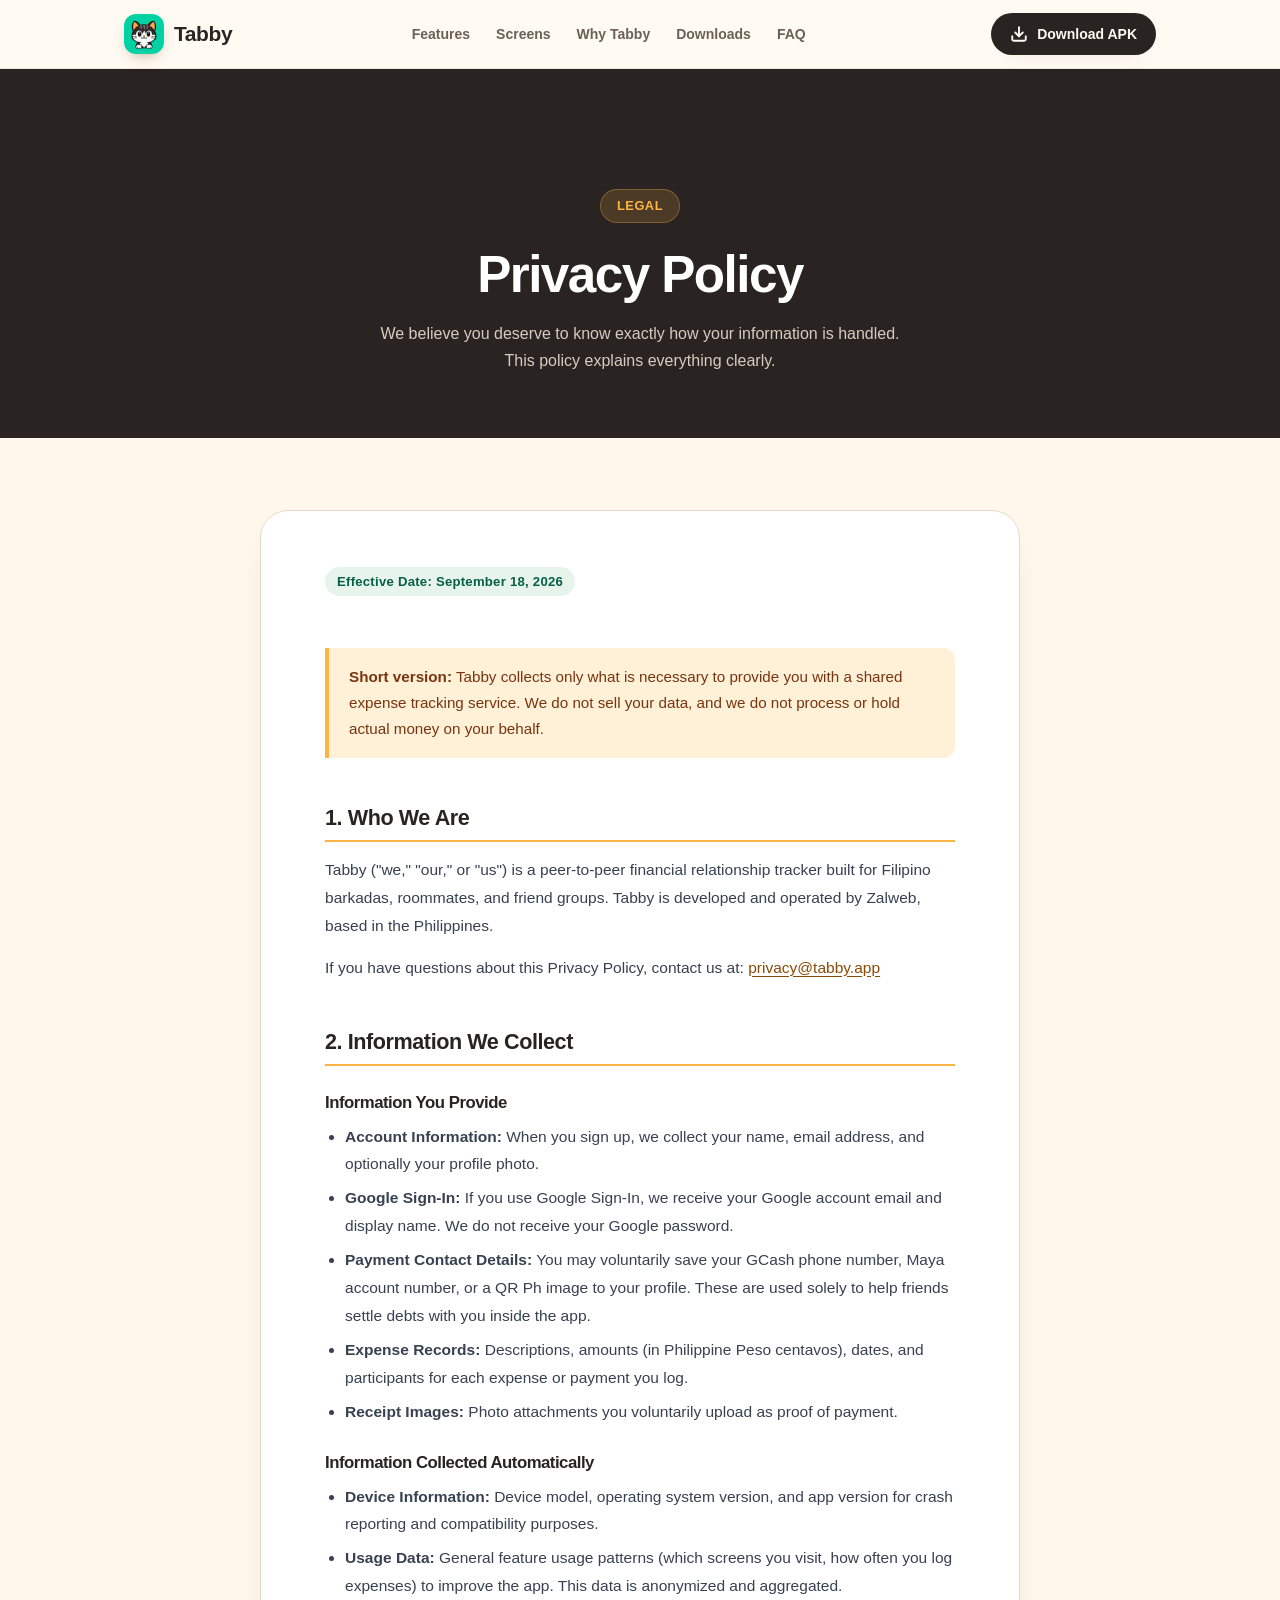
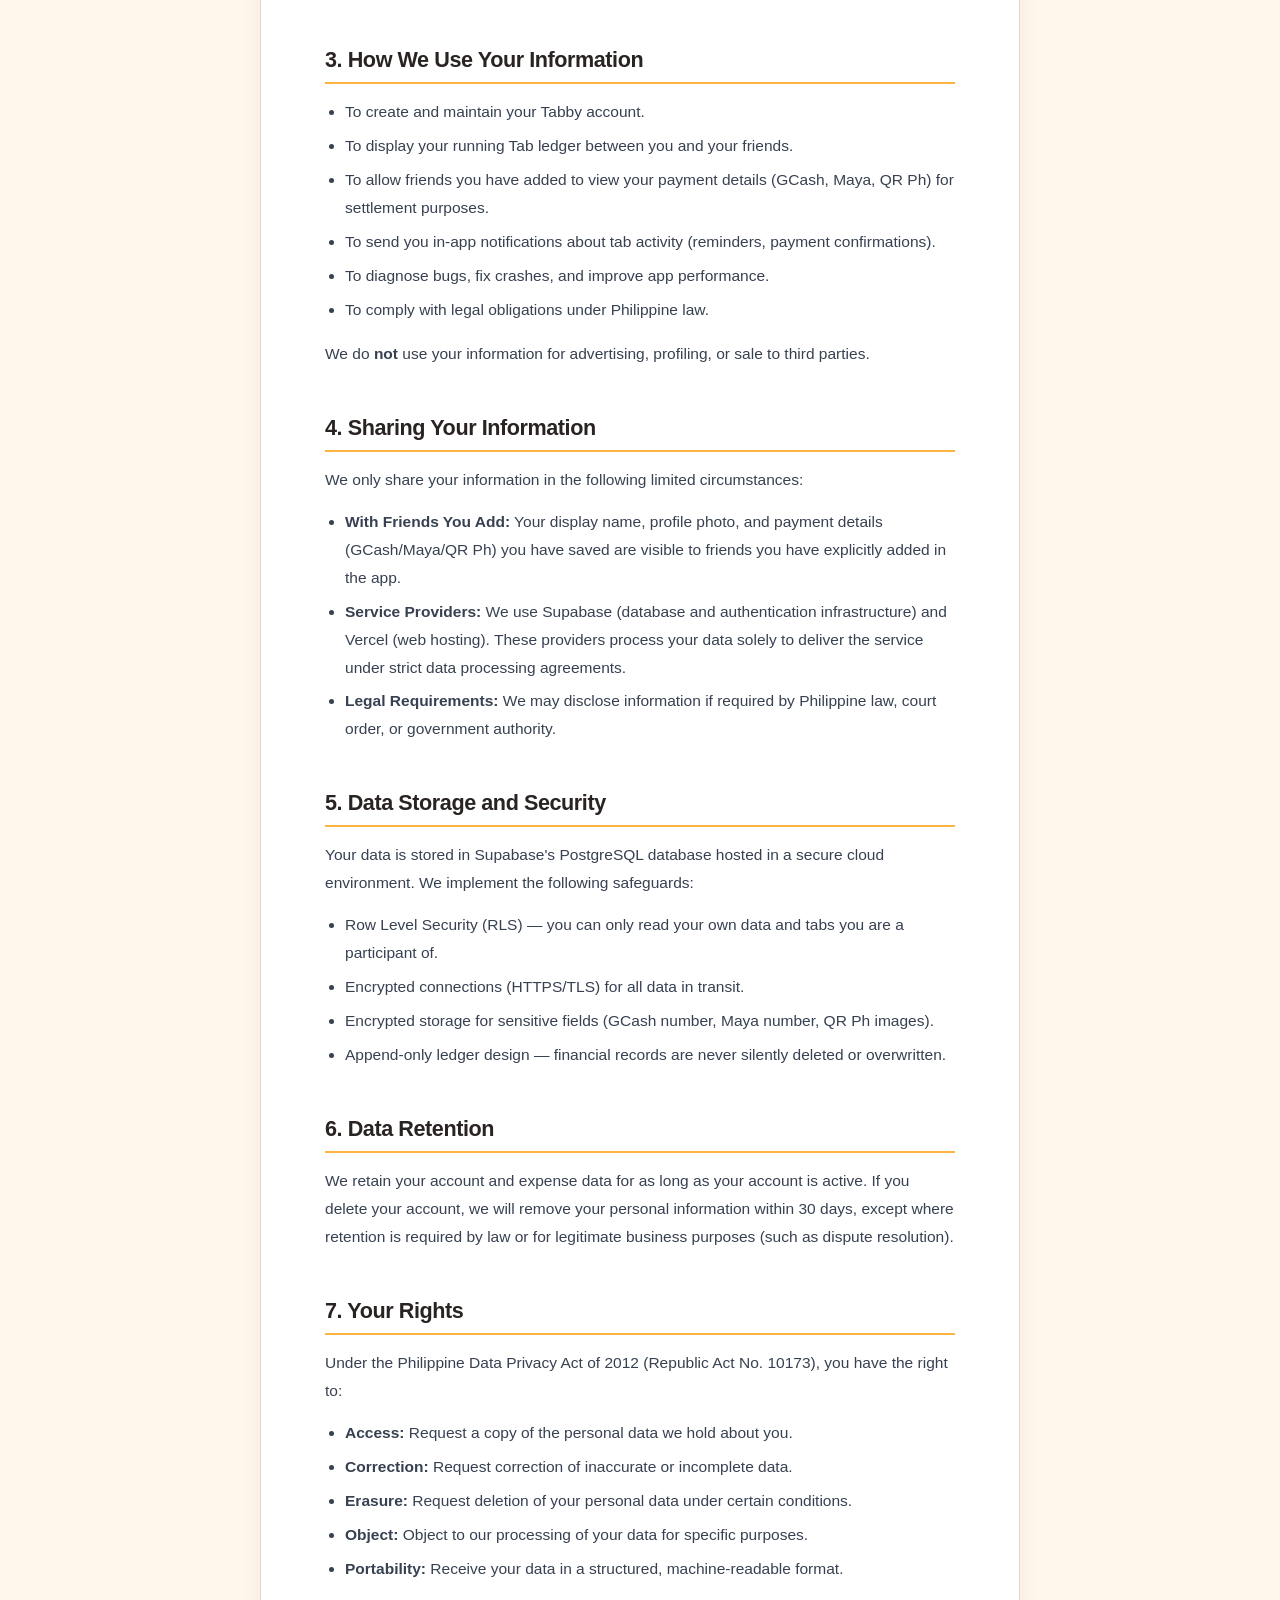
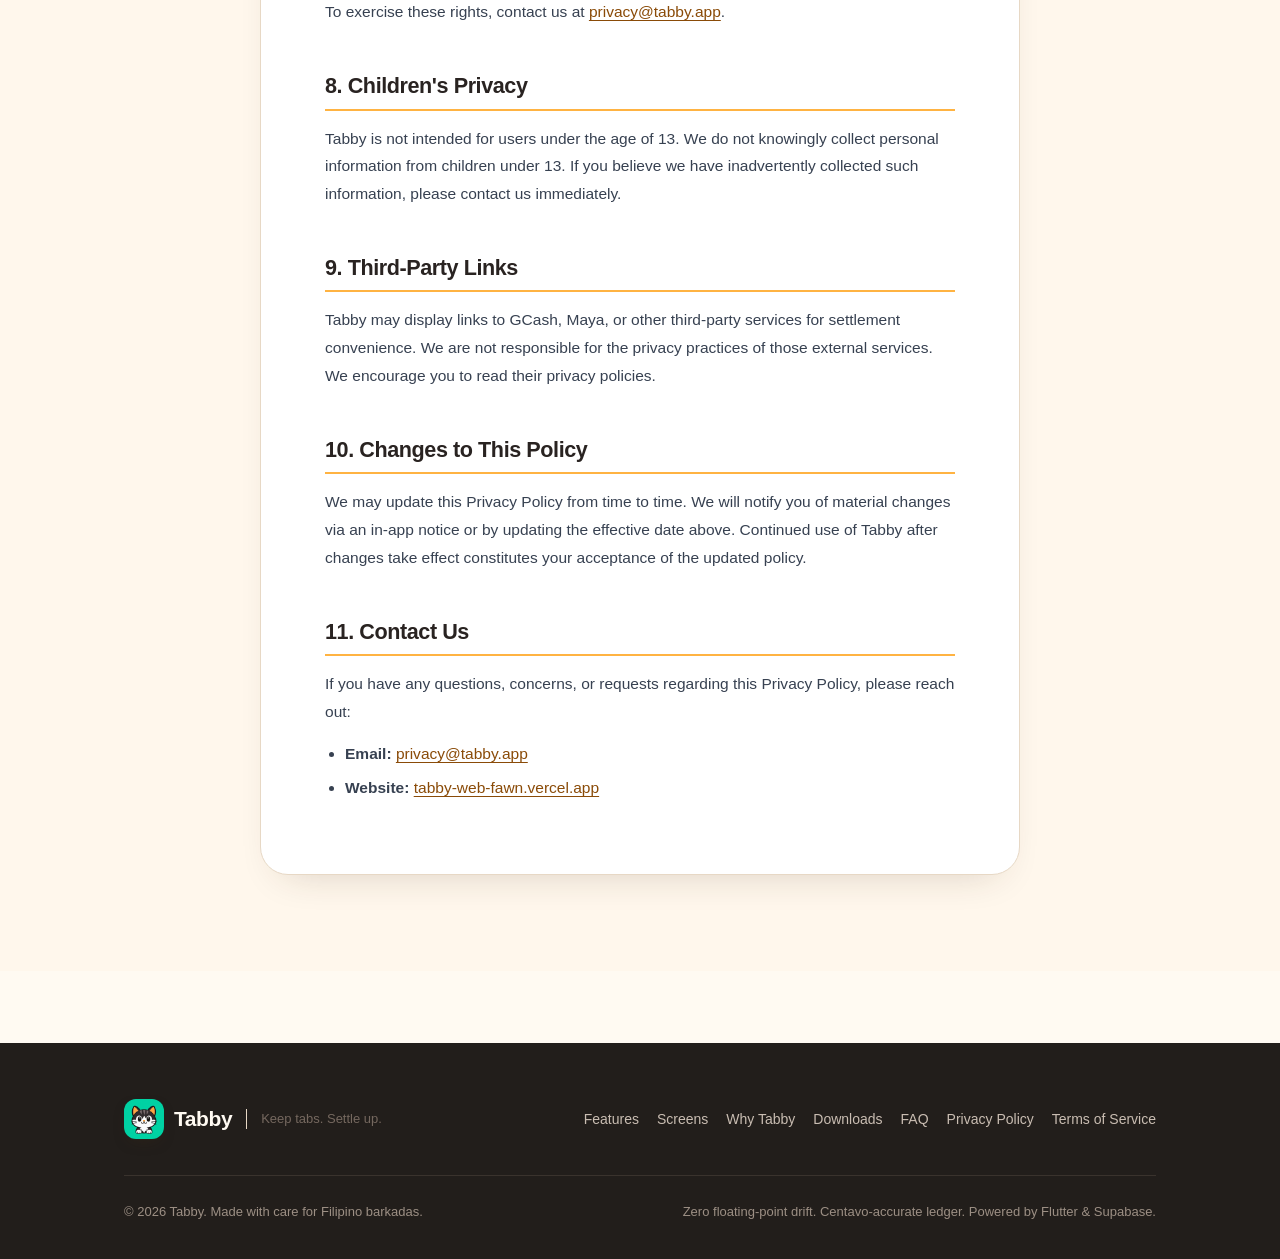
<file: privacy.html>
<!DOCTYPE html>
<html lang="en">
<head>
  <meta charset="UTF-8">
  <meta name="viewport" content="width=device-width, initial-scale=1.0">
  <title>Privacy Policy — Tabby</title>
  <meta name="description" content="Tabby Privacy Policy — how we collect, use, and protect your personal information.">
  <meta name="theme-color" content="#1F1F1F">

  <!-- Open Graph -->
  <meta property="og:type" content="website">
  <meta property="og:title" content="Privacy Policy — Tabby">
  <meta property="og:description" content="How Tabby collects, uses, and protects your personal information.">
  <meta property="og:image" content="assets/tabby-launcher.png">

  <!-- Favicon -->
  <link rel="icon" type="image/png" href="assets/tabby-launcher.png">
  <link rel="apple-touch-icon" href="assets/tabby-launcher.png">

  <!-- Stylesheet -->
  <link rel="stylesheet" href="styles.css">

  <style>
    /* Legal page specific styles */
    .legal-hero {
      background: var(--tabby-charcoal);
      padding: 120px 0 64px;
      text-align: center;
    }
    .legal-hero .legal-badge {
      display: inline-flex;
      align-items: center;
      gap: 8px;
      background: var(--tabby-amber-glow);
      border: 1px solid rgba(255, 183, 77, 0.3);
      border-radius: 100px;
      padding: 6px 16px;
      font-size: 0.8rem;
      font-weight: 600;
      color: var(--tabby-amber);
      letter-spacing: 0.04em;
      text-transform: uppercase;
      margin-bottom: 24px;
    }
    .legal-hero h1 {
      font-size: clamp(2rem, 5vw, 3.2rem);
      font-weight: 800;
      color: var(--tabby-surface);
      letter-spacing: -0.03em;
      line-height: 1.1;
      margin-bottom: 16px;
    }
    .legal-hero p {
      font-size: 1rem;
      color: var(--tabby-muted-light);
      max-width: 540px;
      margin: 0 auto;
      line-height: 1.7;
    }
    .legal-content {
      background: var(--tabby-bg-light);
      padding: 72px 0 96px;
    }
    .legal-body {
      max-width: 760px;
      margin: 0 auto;
      background: var(--tabby-surface);
      border-radius: var(--radius-lg);
      border: 1px solid var(--tabby-border);
      box-shadow: var(--shadow-md);
      padding: 56px 64px;
    }
    @media (max-width: 640px) {
      .legal-body { padding: 32px 24px; }
    }
    .legal-body h2 {
      font-size: 1.35rem;
      font-weight: 700;
      color: var(--tabby-charcoal);
      letter-spacing: -0.02em;
      margin-top: 48px;
      margin-bottom: 14px;
      padding-bottom: 10px;
      border-bottom: 2px solid var(--tabby-amber);
    }
    .legal-body h2:first-child { margin-top: 0; }
    .legal-body h3 {
      font-size: 1.05rem;
      font-weight: 600;
      color: var(--tabby-charcoal);
      margin-top: 28px;
      margin-bottom: 10px;
    }
    .legal-body p {
      font-size: 0.97rem;
      color: #374151;
      line-height: 1.8;
      margin-bottom: 14px;
    }
    .legal-body ul {
      margin: 10px 0 16px 20px;
      list-style: disc;
    }
    .legal-body ul li {
      font-size: 0.97rem;
      color: #374151;
      line-height: 1.8;
      margin-bottom: 6px;
    }
    .legal-body a {
      color: var(--tabby-amber-hover);
      text-decoration: underline;
      text-underline-offset: 3px;
    }
    .legal-body a:hover { color: var(--tabby-charcoal); }
    .legal-highlight {
      background: var(--tabby-amber-light);
      border-left: 4px solid var(--tabby-amber);
      border-radius: 0 var(--radius-sm) var(--radius-sm) 0;
      padding: 16px 20px;
      margin: 20px 0;
      font-size: 0.95rem;
      color: #78350f;
      line-height: 1.7;
    }
    .legal-effective {
      display: inline-block;
      background: var(--tabby-success-bg);
      color: #065f46;
      font-size: 0.82rem;
      font-weight: 600;
      padding: 4px 12px;
      border-radius: 100px;
      margin-bottom: 32px;
      letter-spacing: 0.02em;
    }
  </style>

  <!-- Vercel Web Analytics -->
  <script defer src="https://cdn.vercel-insights.com/v1/script.js"></script>

  <script>document.documentElement.classList.add('js-ready');</script>
</head>
<body>

  <!-- Navigation Bar -->
  <header class="navbar">
    <div class="container navbar-inner">
      <a href="/" class="nav-brand">
        <img src="assets/tabby-launcher.png" alt="" class="brand-icon">
        <span class="brand-name">Tabby</span>
      </a>

      <nav>
        <ul class="nav-links">
          <li><a href="/#features" class="nav-link">Features</a></li>
          <li><a href="/#screens" class="nav-link">Screens</a></li>
          <li><a href="/#why-tabby" class="nav-link">Why Tabby</a></li>
          <li><a href="/#download" class="nav-link">Downloads</a></li>
          <li><a href="/#faq" class="nav-link">FAQ</a></li>
        </ul>
      </nav>

      <div class="nav-cta">
        <a href="https://github.com/Zalweb/Tabby-releases/releases/latest/download/Tabby.apk"
           class="btn btn-primary btn-sm"
           download="Tabby.apk">
          <svg class="btn-icon" width="15" height="15" viewBox="0 0 24 24" fill="none" stroke="currentColor" stroke-width="2.5" stroke-linecap="round" stroke-linejoin="round">
            <path d="M21 15v4a2 2 0 0 1-2 2H5a2 2 0 0 1-2-2v-4"></path>
            <polyline points="7 10 12 15 17 10"></polyline>
            <line x1="12" y1="15" x2="12" y2="3"></line>
          </svg>
          <span class="btn-text">Download APK</span>
        </a>
      </div>
    </div>
  </header>

  <!-- Hero -->
  <section class="legal-hero">
    <div class="container">
      <div class="legal-badge">Legal</div>
      <h1>Privacy Policy</h1>
      <p>We believe you deserve to know exactly how your information is handled. This policy explains everything clearly.</p>
    </div>
  </section>

  <!-- Content -->
  <section class="legal-content">
    <div class="container">
      <div class="legal-body">

        <span class="legal-effective">Effective Date: September 18, 2026</span>

        <div class="legal-highlight">
          <strong>Short version:</strong> Tabby collects only what is necessary to provide you with a shared expense tracking service. We do not sell your data, and we do not process or hold actual money on your behalf.
        </div>

        <h2>1. Who We Are</h2>
        <p>Tabby ("we," "our," or "us") is a peer-to-peer financial relationship tracker built for Filipino barkadas, roommates, and friend groups. Tabby is developed and operated by Zalweb, based in the Philippines.</p>
        <p>If you have questions about this Privacy Policy, contact us at: <a href="mailto:privacy@tabby.app">privacy@tabby.app</a></p>

        <h2>2. Information We Collect</h2>
        <h3>Information You Provide</h3>
        <ul>
          <li><strong>Account Information:</strong> When you sign up, we collect your name, email address, and optionally your profile photo.</li>
          <li><strong>Google Sign-In:</strong> If you use Google Sign-In, we receive your Google account email and display name. We do not receive your Google password.</li>
          <li><strong>Payment Contact Details:</strong> You may voluntarily save your GCash phone number, Maya account number, or a QR Ph image to your profile. These are used solely to help friends settle debts with you inside the app.</li>
          <li><strong>Expense Records:</strong> Descriptions, amounts (in Philippine Peso centavos), dates, and participants for each expense or payment you log.</li>
          <li><strong>Receipt Images:</strong> Photo attachments you voluntarily upload as proof of payment.</li>
        </ul>

        <h3>Information Collected Automatically</h3>
        <ul>
          <li><strong>Device Information:</strong> Device model, operating system version, and app version for crash reporting and compatibility purposes.</li>
          <li><strong>Usage Data:</strong> General feature usage patterns (which screens you visit, how often you log expenses) to improve the app. This data is anonymized and aggregated.</li>
        </ul>

        <h2>3. How We Use Your Information</h2>
        <ul>
          <li>To create and maintain your Tabby account.</li>
          <li>To display your running Tab ledger between you and your friends.</li>
          <li>To allow friends you have added to view your payment details (GCash, Maya, QR Ph) for settlement purposes.</li>
          <li>To send you in-app notifications about tab activity (reminders, payment confirmations).</li>
          <li>To diagnose bugs, fix crashes, and improve app performance.</li>
          <li>To comply with legal obligations under Philippine law.</li>
        </ul>

        <p>We do <strong>not</strong> use your information for advertising, profiling, or sale to third parties.</p>

        <h2>4. Sharing Your Information</h2>
        <p>We only share your information in the following limited circumstances:</p>
        <ul>
          <li><strong>With Friends You Add:</strong> Your display name, profile photo, and payment details (GCash/Maya/QR Ph) you have saved are visible to friends you have explicitly added in the app.</li>
          <li><strong>Service Providers:</strong> We use Supabase (database and authentication infrastructure) and Vercel (web hosting). These providers process your data solely to deliver the service under strict data processing agreements.</li>
          <li><strong>Legal Requirements:</strong> We may disclose information if required by Philippine law, court order, or government authority.</li>
        </ul>

        <h2>5. Data Storage and Security</h2>
        <p>Your data is stored in Supabase's PostgreSQL database hosted in a secure cloud environment. We implement the following safeguards:</p>
        <ul>
          <li>Row Level Security (RLS) — you can only read your own data and tabs you are a participant of.</li>
          <li>Encrypted connections (HTTPS/TLS) for all data in transit.</li>
          <li>Encrypted storage for sensitive fields (GCash number, Maya number, QR Ph images).</li>
          <li>Append-only ledger design — financial records are never silently deleted or overwritten.</li>
        </ul>

        <h2>6. Data Retention</h2>
        <p>We retain your account and expense data for as long as your account is active. If you delete your account, we will remove your personal information within 30 days, except where retention is required by law or for legitimate business purposes (such as dispute resolution).</p>

        <h2>7. Your Rights</h2>
        <p>Under the Philippine Data Privacy Act of 2012 (Republic Act No. 10173), you have the right to:</p>
        <ul>
          <li><strong>Access:</strong> Request a copy of the personal data we hold about you.</li>
          <li><strong>Correction:</strong> Request correction of inaccurate or incomplete data.</li>
          <li><strong>Erasure:</strong> Request deletion of your personal data under certain conditions.</li>
          <li><strong>Object:</strong> Object to our processing of your data for specific purposes.</li>
          <li><strong>Portability:</strong> Receive your data in a structured, machine-readable format.</li>
        </ul>
        <p>To exercise these rights, contact us at <a href="mailto:privacy@tabby.app">privacy@tabby.app</a>.</p>

        <h2>8. Children's Privacy</h2>
        <p>Tabby is not intended for users under the age of 13. We do not knowingly collect personal information from children under 13. If you believe we have inadvertently collected such information, please contact us immediately.</p>

        <h2>9. Third-Party Links</h2>
        <p>Tabby may display links to GCash, Maya, or other third-party services for settlement convenience. We are not responsible for the privacy practices of those external services. We encourage you to read their privacy policies.</p>

        <h2>10. Changes to This Policy</h2>
        <p>We may update this Privacy Policy from time to time. We will notify you of material changes via an in-app notice or by updating the effective date above. Continued use of Tabby after changes take effect constitutes your acceptance of the updated policy.</p>

        <h2>11. Contact Us</h2>
        <p>If you have any questions, concerns, or requests regarding this Privacy Policy, please reach out:</p>
        <ul>
          <li><strong>Email:</strong> <a href="mailto:privacy@tabby.app">privacy@tabby.app</a></li>
          <li><strong>Website:</strong> <a href="https://tabby-web-fawn.vercel.app">tabby-web-fawn.vercel.app</a></li>
        </ul>

      </div>
    </div>
  </section>

  <!-- Footer -->
  <footer class="footer">
    <div class="container">
      <div class="footer-top">
        <div class="nav-brand">
          <img src="assets/tabby-launcher.png" alt="" class="brand-icon">
          <span class="brand-name">Tabby</span>
          <span class="nav-tagline">Keep tabs. Settle up.</span>
        </div>

        <ul class="footer-links">
          <li><a href="/#features" class="footer-link">Features</a></li>
          <li><a href="/#screens" class="footer-link">Screens</a></li>
          <li><a href="/#why-tabby" class="footer-link">Why Tabby</a></li>
          <li><a href="/#download" class="footer-link">Downloads</a></li>
          <li><a href="/#faq" class="footer-link">FAQ</a></li>
          <li><a href="/privacy" class="footer-link">Privacy Policy</a></li>
          <li><a href="/terms" class="footer-link">Terms of Service</a></li>
        </ul>
      </div>

      <div class="footer-bottom">
        <p>&copy; 2026 Tabby. Made with care for Filipino barkadas.</p>
        <p>Zero floating-point drift. Centavo-accurate ledger. Powered by Flutter &amp; Supabase.</p>
      </div>
    </div>
  </footer>

</body>
</html>
</file>
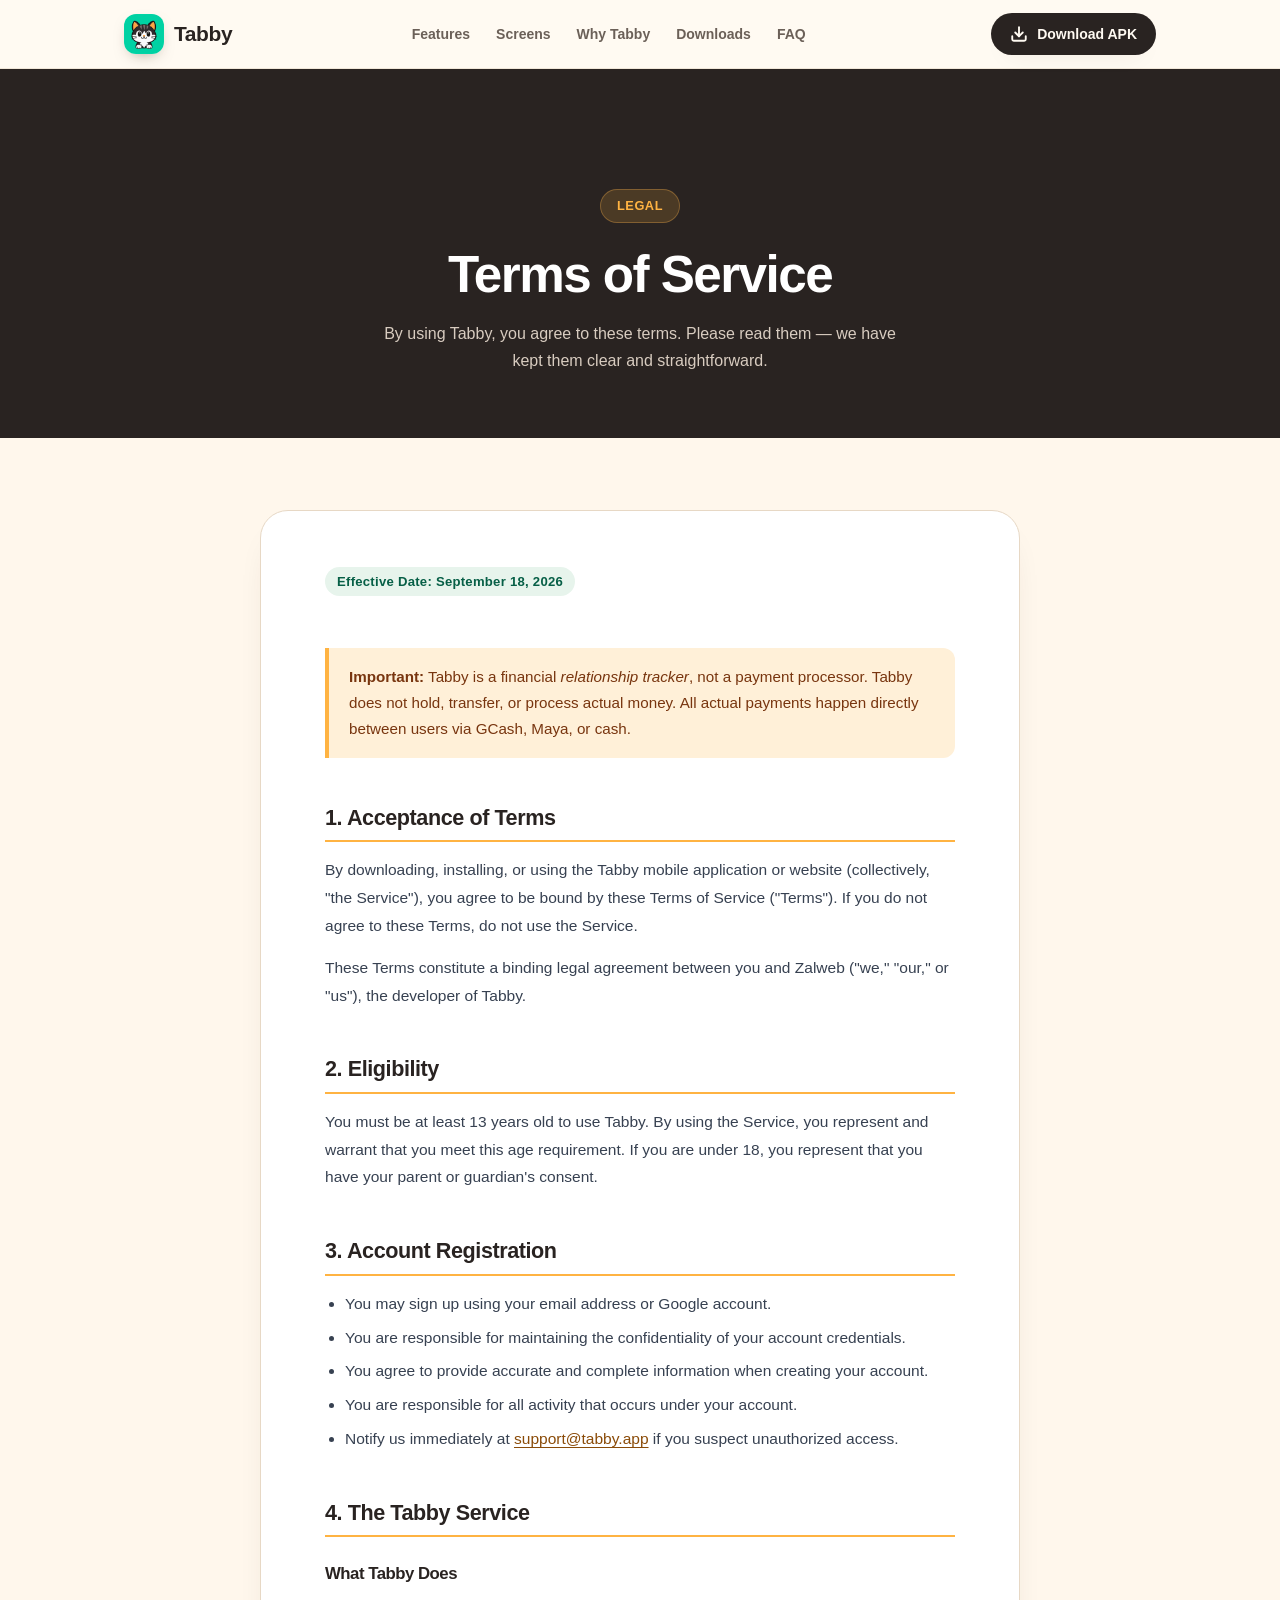
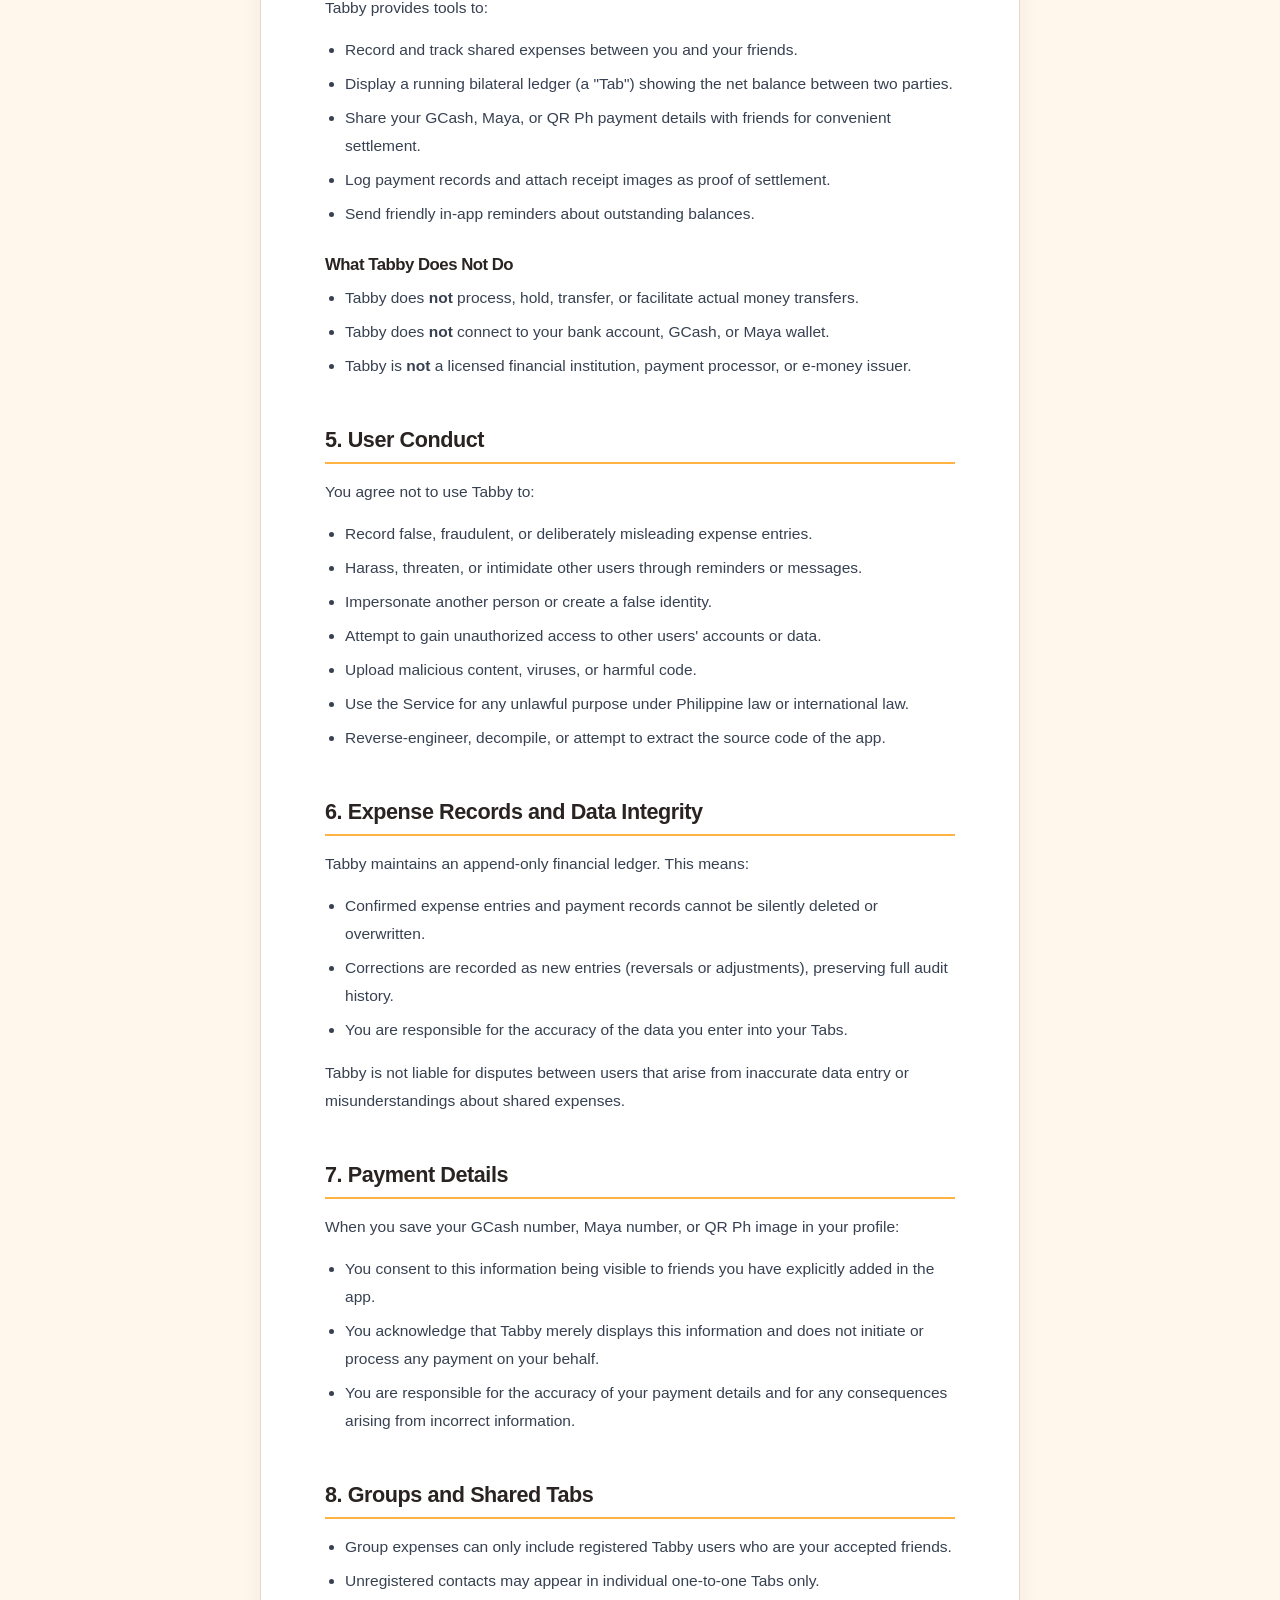
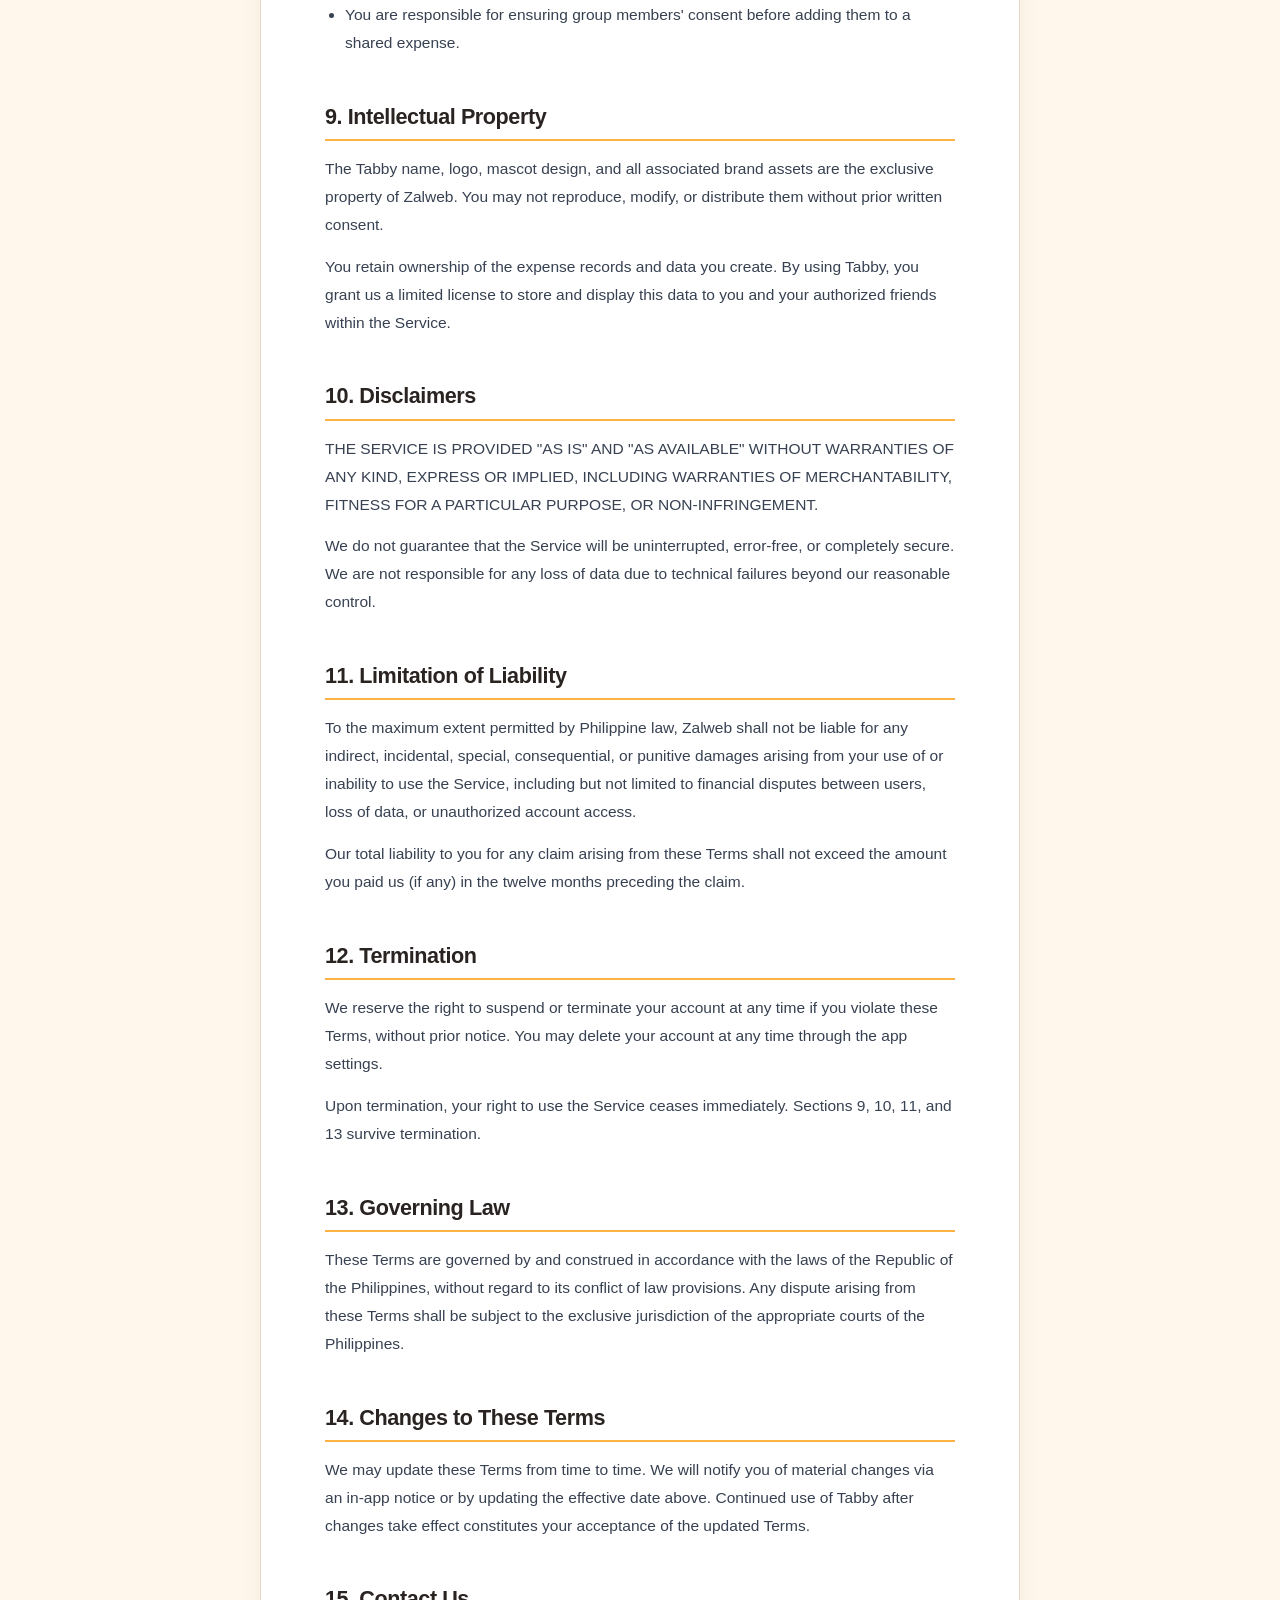
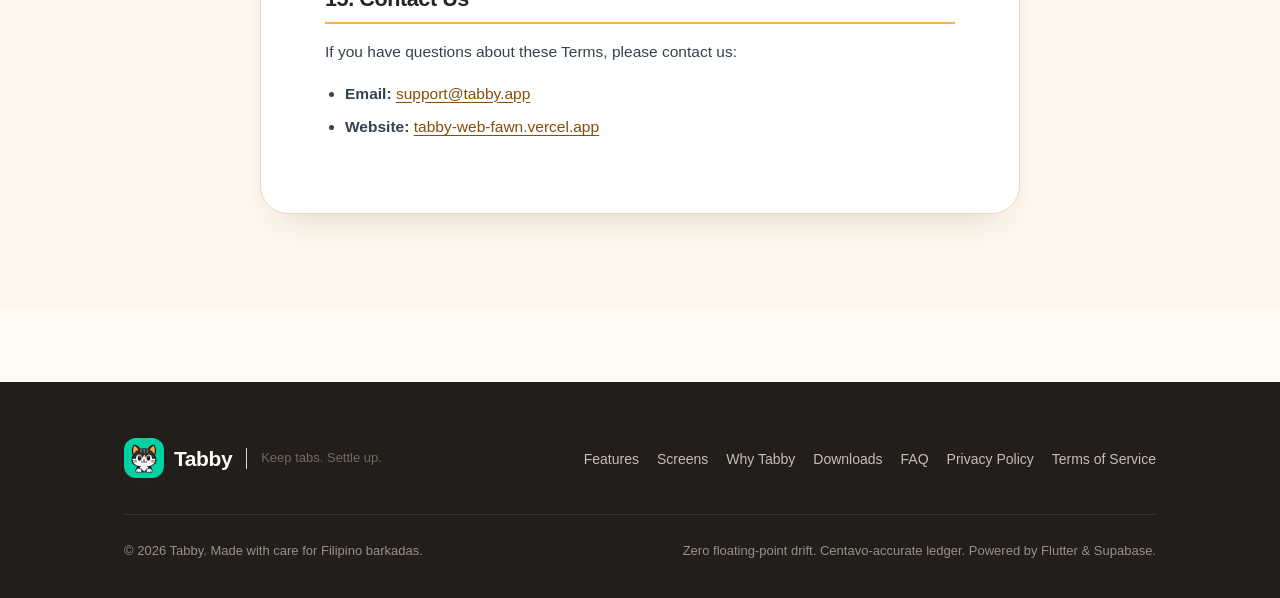
<file: terms.html>
<!DOCTYPE html>
<html lang="en">
<head>
  <meta charset="UTF-8">
  <meta name="viewport" content="width=device-width, initial-scale=1.0">
  <title>Terms of Service — Tabby</title>
  <meta name="description" content="Tabby Terms of Service — the rules and agreements for using the Tabby app.">
  <meta name="theme-color" content="#1F1F1F">

  <!-- Open Graph -->
  <meta property="og:type" content="website">
  <meta property="og:title" content="Terms of Service — Tabby">
  <meta property="og:description" content="The rules and agreements for using Tabby, the shared expense tracker for Filipino barkadas.">
  <meta property="og:image" content="assets/tabby-launcher.png">

  <!-- Favicon -->
  <link rel="icon" type="image/png" href="assets/tabby-launcher.png">
  <link rel="apple-touch-icon" href="assets/tabby-launcher.png">

  <!-- Stylesheet -->
  <link rel="stylesheet" href="styles.css">

  <style>
    /* Legal page specific styles */
    .legal-hero {
      background: var(--tabby-charcoal);
      padding: 120px 0 64px;
      text-align: center;
    }
    .legal-hero .legal-badge {
      display: inline-flex;
      align-items: center;
      gap: 8px;
      background: var(--tabby-amber-glow);
      border: 1px solid rgba(255, 183, 77, 0.3);
      border-radius: 100px;
      padding: 6px 16px;
      font-size: 0.8rem;
      font-weight: 600;
      color: var(--tabby-amber);
      letter-spacing: 0.04em;
      text-transform: uppercase;
      margin-bottom: 24px;
    }
    .legal-hero h1 {
      font-size: clamp(2rem, 5vw, 3.2rem);
      font-weight: 800;
      color: var(--tabby-surface);
      letter-spacing: -0.03em;
      line-height: 1.1;
      margin-bottom: 16px;
    }
    .legal-hero p {
      font-size: 1rem;
      color: var(--tabby-muted-light);
      max-width: 540px;
      margin: 0 auto;
      line-height: 1.7;
    }
    .legal-content {
      background: var(--tabby-bg-light);
      padding: 72px 0 96px;
    }
    .legal-body {
      max-width: 760px;
      margin: 0 auto;
      background: var(--tabby-surface);
      border-radius: var(--radius-lg);
      border: 1px solid var(--tabby-border);
      box-shadow: var(--shadow-md);
      padding: 56px 64px;
    }
    @media (max-width: 640px) {
      .legal-body { padding: 32px 24px; }
    }
    .legal-body h2 {
      font-size: 1.35rem;
      font-weight: 700;
      color: var(--tabby-charcoal);
      letter-spacing: -0.02em;
      margin-top: 48px;
      margin-bottom: 14px;
      padding-bottom: 10px;
      border-bottom: 2px solid var(--tabby-amber);
    }
    .legal-body h2:first-child { margin-top: 0; }
    .legal-body h3 {
      font-size: 1.05rem;
      font-weight: 600;
      color: var(--tabby-charcoal);
      margin-top: 28px;
      margin-bottom: 10px;
    }
    .legal-body p {
      font-size: 0.97rem;
      color: #374151;
      line-height: 1.8;
      margin-bottom: 14px;
    }
    .legal-body ul {
      margin: 10px 0 16px 20px;
      list-style: disc;
    }
    .legal-body ul li {
      font-size: 0.97rem;
      color: #374151;
      line-height: 1.8;
      margin-bottom: 6px;
    }
    .legal-body a {
      color: var(--tabby-amber-hover);
      text-decoration: underline;
      text-underline-offset: 3px;
    }
    .legal-body a:hover { color: var(--tabby-charcoal); }
    .legal-highlight {
      background: var(--tabby-amber-light);
      border-left: 4px solid var(--tabby-amber);
      border-radius: 0 var(--radius-sm) var(--radius-sm) 0;
      padding: 16px 20px;
      margin: 20px 0;
      font-size: 0.95rem;
      color: #78350f;
      line-height: 1.7;
    }
    .legal-effective {
      display: inline-block;
      background: var(--tabby-success-bg);
      color: #065f46;
      font-size: 0.82rem;
      font-weight: 600;
      padding: 4px 12px;
      border-radius: 100px;
      margin-bottom: 32px;
      letter-spacing: 0.02em;
    }
  </style>

  <!-- Vercel Web Analytics -->
  <script defer src="https://cdn.vercel-insights.com/v1/script.js"></script>

  <script>document.documentElement.classList.add('js-ready');</script>
</head>
<body>

  <!-- Navigation Bar -->
  <header class="navbar">
    <div class="container navbar-inner">
      <a href="/" class="nav-brand">
        <img src="assets/tabby-launcher.png" alt="" class="brand-icon">
        <span class="brand-name">Tabby</span>
      </a>

      <nav>
        <ul class="nav-links">
          <li><a href="/#features" class="nav-link">Features</a></li>
          <li><a href="/#screens" class="nav-link">Screens</a></li>
          <li><a href="/#why-tabby" class="nav-link">Why Tabby</a></li>
          <li><a href="/#download" class="nav-link">Downloads</a></li>
          <li><a href="/#faq" class="nav-link">FAQ</a></li>
        </ul>
      </nav>

      <div class="nav-cta">
        <a href="https://github.com/Zalweb/Tabby-releases/releases/latest/download/Tabby.apk"
           class="btn btn-primary btn-sm"
           download="Tabby.apk">
          <svg class="btn-icon" width="15" height="15" viewBox="0 0 24 24" fill="none" stroke="currentColor" stroke-width="2.5" stroke-linecap="round" stroke-linejoin="round">
            <path d="M21 15v4a2 2 0 0 1-2 2H5a2 2 0 0 1-2-2v-4"></path>
            <polyline points="7 10 12 15 17 10"></polyline>
            <line x1="12" y1="15" x2="12" y2="3"></line>
          </svg>
          <span class="btn-text">Download APK</span>
        </a>
      </div>
    </div>
  </header>

  <!-- Hero -->
  <section class="legal-hero">
    <div class="container">
      <div class="legal-badge">Legal</div>
      <h1>Terms of Service</h1>
      <p>By using Tabby, you agree to these terms. Please read them — we have kept them clear and straightforward.</p>
    </div>
  </section>

  <!-- Content -->
  <section class="legal-content">
    <div class="container">
      <div class="legal-body">

        <span class="legal-effective">Effective Date: September 18, 2026</span>

        <div class="legal-highlight">
          <strong>Important:</strong> Tabby is a financial <em>relationship tracker</em>, not a payment processor. Tabby does not hold, transfer, or process actual money. All actual payments happen directly between users via GCash, Maya, or cash.
        </div>

        <h2>1. Acceptance of Terms</h2>
        <p>By downloading, installing, or using the Tabby mobile application or website (collectively, "the Service"), you agree to be bound by these Terms of Service ("Terms"). If you do not agree to these Terms, do not use the Service.</p>
        <p>These Terms constitute a binding legal agreement between you and Zalweb ("we," "our," or "us"), the developer of Tabby.</p>

        <h2>2. Eligibility</h2>
        <p>You must be at least 13 years old to use Tabby. By using the Service, you represent and warrant that you meet this age requirement. If you are under 18, you represent that you have your parent or guardian's consent.</p>

        <h2>3. Account Registration</h2>
        <ul>
          <li>You may sign up using your email address or Google account.</li>
          <li>You are responsible for maintaining the confidentiality of your account credentials.</li>
          <li>You agree to provide accurate and complete information when creating your account.</li>
          <li>You are responsible for all activity that occurs under your account.</li>
          <li>Notify us immediately at <a href="mailto:support@tabby.app">support@tabby.app</a> if you suspect unauthorized access.</li>
        </ul>

        <h2>4. The Tabby Service</h2>
        <h3>What Tabby Does</h3>
        <p>Tabby provides tools to:</p>
        <ul>
          <li>Record and track shared expenses between you and your friends.</li>
          <li>Display a running bilateral ledger (a "Tab") showing the net balance between two parties.</li>
          <li>Share your GCash, Maya, or QR Ph payment details with friends for convenient settlement.</li>
          <li>Log payment records and attach receipt images as proof of settlement.</li>
          <li>Send friendly in-app reminders about outstanding balances.</li>
        </ul>

        <h3>What Tabby Does Not Do</h3>
        <ul>
          <li>Tabby does <strong>not</strong> process, hold, transfer, or facilitate actual money transfers.</li>
          <li>Tabby does <strong>not</strong> connect to your bank account, GCash, or Maya wallet.</li>
          <li>Tabby is <strong>not</strong> a licensed financial institution, payment processor, or e-money issuer.</li>
        </ul>

        <h2>5. User Conduct</h2>
        <p>You agree not to use Tabby to:</p>
        <ul>
          <li>Record false, fraudulent, or deliberately misleading expense entries.</li>
          <li>Harass, threaten, or intimidate other users through reminders or messages.</li>
          <li>Impersonate another person or create a false identity.</li>
          <li>Attempt to gain unauthorized access to other users' accounts or data.</li>
          <li>Upload malicious content, viruses, or harmful code.</li>
          <li>Use the Service for any unlawful purpose under Philippine law or international law.</li>
          <li>Reverse-engineer, decompile, or attempt to extract the source code of the app.</li>
        </ul>

        <h2>6. Expense Records and Data Integrity</h2>
        <p>Tabby maintains an append-only financial ledger. This means:</p>
        <ul>
          <li>Confirmed expense entries and payment records cannot be silently deleted or overwritten.</li>
          <li>Corrections are recorded as new entries (reversals or adjustments), preserving full audit history.</li>
          <li>You are responsible for the accuracy of the data you enter into your Tabs.</li>
        </ul>
        <p>Tabby is not liable for disputes between users that arise from inaccurate data entry or misunderstandings about shared expenses.</p>

        <h2>7. Payment Details</h2>
        <p>When you save your GCash number, Maya number, or QR Ph image in your profile:</p>
        <ul>
          <li>You consent to this information being visible to friends you have explicitly added in the app.</li>
          <li>You acknowledge that Tabby merely displays this information and does not initiate or process any payment on your behalf.</li>
          <li>You are responsible for the accuracy of your payment details and for any consequences arising from incorrect information.</li>
        </ul>

        <h2>8. Groups and Shared Tabs</h2>
        <ul>
          <li>Group expenses can only include registered Tabby users who are your accepted friends.</li>
          <li>Unregistered contacts may appear in individual one-to-one Tabs only.</li>
          <li>You are responsible for ensuring group members' consent before adding them to a shared expense.</li>
        </ul>

        <h2>9. Intellectual Property</h2>
        <p>The Tabby name, logo, mascot design, and all associated brand assets are the exclusive property of Zalweb. You may not reproduce, modify, or distribute them without prior written consent.</p>
        <p>You retain ownership of the expense records and data you create. By using Tabby, you grant us a limited license to store and display this data to you and your authorized friends within the Service.</p>

        <h2>10. Disclaimers</h2>
        <p>THE SERVICE IS PROVIDED "AS IS" AND "AS AVAILABLE" WITHOUT WARRANTIES OF ANY KIND, EXPRESS OR IMPLIED, INCLUDING WARRANTIES OF MERCHANTABILITY, FITNESS FOR A PARTICULAR PURPOSE, OR NON-INFRINGEMENT.</p>
        <p>We do not guarantee that the Service will be uninterrupted, error-free, or completely secure. We are not responsible for any loss of data due to technical failures beyond our reasonable control.</p>

        <h2>11. Limitation of Liability</h2>
        <p>To the maximum extent permitted by Philippine law, Zalweb shall not be liable for any indirect, incidental, special, consequential, or punitive damages arising from your use of or inability to use the Service, including but not limited to financial disputes between users, loss of data, or unauthorized account access.</p>
        <p>Our total liability to you for any claim arising from these Terms shall not exceed the amount you paid us (if any) in the twelve months preceding the claim.</p>

        <h2>12. Termination</h2>
        <p>We reserve the right to suspend or terminate your account at any time if you violate these Terms, without prior notice. You may delete your account at any time through the app settings.</p>
        <p>Upon termination, your right to use the Service ceases immediately. Sections 9, 10, 11, and 13 survive termination.</p>

        <h2>13. Governing Law</h2>
        <p>These Terms are governed by and construed in accordance with the laws of the Republic of the Philippines, without regard to its conflict of law provisions. Any dispute arising from these Terms shall be subject to the exclusive jurisdiction of the appropriate courts of the Philippines.</p>

        <h2>14. Changes to These Terms</h2>
        <p>We may update these Terms from time to time. We will notify you of material changes via an in-app notice or by updating the effective date above. Continued use of Tabby after changes take effect constitutes your acceptance of the updated Terms.</p>

        <h2>15. Contact Us</h2>
        <p>If you have questions about these Terms, please contact us:</p>
        <ul>
          <li><strong>Email:</strong> <a href="mailto:support@tabby.app">support@tabby.app</a></li>
          <li><strong>Website:</strong> <a href="https://tabby-web-fawn.vercel.app">tabby-web-fawn.vercel.app</a></li>
        </ul>

      </div>
    </div>
  </section>

  <!-- Footer -->
  <footer class="footer">
    <div class="container">
      <div class="footer-top">
        <div class="nav-brand">
          <img src="assets/tabby-launcher.png" alt="" class="brand-icon">
          <span class="brand-name">Tabby</span>
          <span class="nav-tagline">Keep tabs. Settle up.</span>
        </div>

        <ul class="footer-links">
          <li><a href="/#features" class="footer-link">Features</a></li>
          <li><a href="/#screens" class="footer-link">Screens</a></li>
          <li><a href="/#why-tabby" class="footer-link">Why Tabby</a></li>
          <li><a href="/#download" class="footer-link">Downloads</a></li>
          <li><a href="/#faq" class="footer-link">FAQ</a></li>
          <li><a href="/privacy" class="footer-link">Privacy Policy</a></li>
          <li><a href="/terms" class="footer-link">Terms of Service</a></li>
        </ul>
      </div>

      <div class="footer-bottom">
        <p>&copy; 2026 Tabby. Made with care for Filipino barkadas.</p>
        <p>Zero floating-point drift. Centavo-accurate ledger. Powered by Flutter &amp; Supabase.</p>
      </div>
    </div>
  </footer>

</body>
</html>
</file>
<file: styles.css>
/* ==========================================================================
   Tabby landing page — warm cream, amber, and charcoal
   Structure and interaction language follow the Tarsi reference; colors,
   typography, mascot art, and copy come from the Tabby app itself.
   ========================================================================== */

:root {
  --canvas: #fffaf2;
  --canvas-deep: #fff4e3;
  --surface: #ffffff;
  --soft: #fff0d8;
  --soft-strong: #ffe3b8;
  --ink: #292321;
  --ink-soft: #4c423a;
  --secondary: #6b6058;
  --muted: #75685f;
  --border: #e7d8c5;
  --border-soft: #f0e6d8;
  --amber: #ffb342;
  --amber-strong: #f39c1f;
  --burnt: #8a4b08;
  --success: #2d6a4f;
  --success-soft: #e7f4ec;
  --footer-bg: #221e1b;
  --footer-line: #3a332d;
  --footer-text: #c9bdb2;
  --footer-muted: #9c8f84;

  --page-width: 1080px;
  --gutter: 24px;
  --radius-card: 28px;
  --radius-md: 22px;
  --radius-sm: 14px;

  --shadow-card: 0 18px 40px -24px rgba(64, 42, 20, 0.24);
  --shadow-soft: 0 10px 24px -18px rgba(64, 42, 20, 0.28);
  --shadow-lift: 0 26px 54px -28px rgba(64, 42, 20, 0.32);

  --font-sans: 'Inter', -apple-system, BlinkMacSystemFont, 'Segoe UI', Roboto,
    'Helvetica Neue', Arial, sans-serif;

  /* Legacy tokens kept so privacy.html and terms.html keep rendering with
     their inline legal styles. */
  --tabby-charcoal: #292321;
  --tabby-amber: #ffb342;
  --tabby-amber-hover: #8a4b08;
  --tabby-amber-light: #fff0d8;
  --tabby-amber-glow: rgba(255, 179, 66, 0.16);
  --tabby-muted-light: #d8ccc0;
  --tabby-surface: #ffffff;
  --tabby-bg-light: #fff7ec;
  --tabby-border: #e7d8c5;
  --tabby-success-bg: #e7f4ec;
  --radius-lg: 28px;
  --radius-sm: 12px;
  --shadow-md: 0 18px 40px -24px rgba(64, 42, 20, 0.24);
}

* {
  box-sizing: border-box;
}

html {
  color-scheme: light;
  -webkit-text-size-adjust: 100%;
  scroll-behavior: smooth;
  scroll-padding-top: 96px;
}

body {
  margin: 0;
  background: var(--canvas);
  color: var(--ink);
  font-family: var(--font-sans);
  font-size: 16px;
  font-weight: 400;
  line-height: 1.6;
  -webkit-font-smoothing: antialiased;
  overflow-x: hidden;
}

img {
  display: block;
  max-width: 100%;
  height: auto;
}

a {
  color: inherit;
  text-decoration: none;
}

h1,
h2,
h3,
h4,
p,
figure,
blockquote,
dl,
dd {
  margin: 0;
}

h1,
h2,
h3 {
  font-weight: 800;
  letter-spacing: -0.03em;
  line-height: 1.12;
}

ul,
ol {
  margin: 0;
  padding: 0;
  list-style: none;
}

button {
  font: inherit;
  color: inherit;
}

::selection {
  background: var(--soft-strong);
  color: var(--ink);
}

:focus-visible {
  outline: 2px solid var(--burnt);
  outline-offset: 3px;
  border-radius: 6px;
}

.skip-link {
  position: absolute;
  left: 16px;
  top: -80px;
  z-index: 200;
  padding: 10px 16px;
  border-radius: 999px;
  background: var(--ink);
  color: var(--canvas);
  font-weight: 600;
  transition: top 0.2s ease;
}

.skip-link:focus-visible {
  top: 16px;
}

.page {
  width: 100%;
  max-width: var(--page-width);
  margin: 0 auto;
  padding: 0 var(--gutter);
}

/* Header ------------------------------------------------------------------ */

.site-header {
  position: sticky;
  top: 0;
  z-index: 60;
  background: rgba(255, 250, 242, 0.82);
  border-bottom: 1px solid transparent;
  backdrop-filter: saturate(160%) blur(18px);
  -webkit-backdrop-filter: saturate(160%) blur(18px);
  transition: border-color 0.25s ease, box-shadow 0.25s ease,
    background 0.25s ease;
}

.site-header.is-scrolled {
  background: rgba(255, 250, 242, 0.94);
  border-bottom-color: var(--border-soft);
  box-shadow: 0 12px 30px -26px rgba(64, 42, 20, 0.4);
}

.header-inner {
  display: flex;
  align-items: center;
  justify-content: space-between;
  gap: 20px;
  min-height: 78px;
}

.brand {
  display: inline-flex;
  align-items: center;
  gap: 10px;
  flex: none;
}

.brand-mark {
  width: 40px;
  height: 40px;
  border-radius: 12px;
  box-shadow: 0 6px 16px -8px rgba(64, 42, 20, 0.55);
}

.brand-name {
  font-size: 21px;
  font-weight: 800;
  letter-spacing: -0.02em;
}

.brand-tagline {
  margin-left: 4px;
  padding-left: 14px;
  border-left: 1px solid var(--border);
  color: var(--muted);
  font-size: 13px;
  font-weight: 500;
  letter-spacing: 0.01em;
  white-space: nowrap;
}

.site-nav {
  display: flex;
  align-items: center;
  flex-wrap: nowrap;
  gap: 2px;
}

.site-nav a {
  padding: 8px 13px;
  border-radius: 12px;
  color: var(--secondary);
  font-size: 14.5px;
  font-weight: 600;
  transition: color 0.18s ease, background 0.18s ease;
}

.site-nav a:hover {
  color: var(--ink);
  background: var(--soft);
}

.header-actions {
  display: flex;
  align-items: center;
  gap: 10px;
}

.nav-toggle {
  display: none;
  width: 44px;
  height: 44px;
  border: 1px solid var(--border);
  border-radius: 14px;
  background: var(--surface);
  cursor: pointer;
  align-items: center;
  justify-content: center;
}

.nav-toggle-bar,
.nav-toggle-bar::before,
.nav-toggle-bar::after {
  display: block;
  width: 18px;
  height: 2px;
  border-radius: 2px;
  background: var(--ink);
  transition: transform 0.22s ease, opacity 0.22s ease;
}

.nav-toggle-bar {
  position: relative;
}

.nav-toggle-bar::before,
.nav-toggle-bar::after {
  content: '';
  position: absolute;
  left: 0;
}

.nav-toggle-bar::before {
  top: -6px;
}

.nav-toggle-bar::after {
  top: 6px;
}

.site-header.is-open .nav-toggle-bar {
  background: transparent;
}

.site-header.is-open .nav-toggle-bar::before {
  transform: translateY(6px) rotate(45deg);
}

.site-header.is-open .nav-toggle-bar::after {
  transform: translateY(-6px) rotate(-45deg);
}

/* Buttons and store badges ------------------------------------------------ */

.btn {
  display: inline-flex;
  align-items: center;
  justify-content: center;
  gap: 9px;
  min-height: 48px;
  padding: 12px 22px;
  border: 1px solid transparent;
  border-radius: 999px;
  font-size: 15px;
  font-weight: 700;
  line-height: 1.2;
  white-space: nowrap;
  cursor: pointer;
  transition: transform 0.18s ease, background 0.18s ease,
    border-color 0.18s ease, color 0.18s ease, box-shadow 0.18s ease;
}

.btn svg {
  width: 18px;
  height: 18px;
  flex: none;
}

.btn-dark {
  background: var(--ink);
  color: var(--canvas);
  box-shadow: var(--shadow-soft);
}

.btn-dark:hover {
  background: #3a312c;
  transform: translateY(-2px);
}

.btn-amber {
  background: var(--amber);
  color: var(--ink);
  box-shadow: 0 14px 30px -18px rgba(245, 158, 36, 0.8);
}

.btn-amber:hover {
  background: var(--amber-strong);
  transform: translateY(-2px);
}

.btn-ghost {
  background: transparent;
  border-color: var(--border);
  color: var(--ink);
}

.btn-ghost:hover {
  background: var(--surface);
  border-color: var(--ink);
}

.btn-sm {
  min-height: 42px;
  padding: 9px 18px;
  font-size: 14px;
}

.btn:active {
  transform: translateY(0);
}

.store-badge {
  display: inline-flex;
  align-items: center;
  gap: 12px;
  min-height: 64px;
  padding: 11px 20px;
  border-radius: 18px;
  border: 1px solid transparent;
  text-align: left;
  transition: transform 0.18s ease, background 0.18s ease,
    border-color 0.18s ease, box-shadow 0.18s ease;
}

.store-badge:hover {
  transform: translateY(-2px);
}

.store-badge:active {
  transform: translateY(0);
}

.store-badge-icon {
  display: inline-flex;
  align-items: center;
  justify-content: center;
  width: 38px;
  height: 38px;
  flex: none;
  border-radius: 12px;
}

.store-badge-icon svg {
  width: 21px;
  height: 21px;
}

.store-badge-text {
  display: flex;
  flex-direction: column;
  gap: 2px;
  min-width: 0;
}

.store-badge-text strong {
  font-size: 15px;
  font-weight: 700;
  line-height: 1.2;
}

.store-badge-text span {
  font-size: 12px;
  font-weight: 500;
  line-height: 1.35;
  opacity: 0.72;
  white-space: nowrap;
}

.store-badge-dark {
  background: var(--ink);
  color: var(--canvas);
  box-shadow: 0 18px 34px -22px rgba(41, 35, 33, 0.9);
}

.store-badge-dark .store-badge-icon {
  background: rgba(255, 250, 242, 0.12);
}

.store-badge-outline {
  background: var(--surface);
  border-color: var(--border);
  color: var(--ink);
  box-shadow: var(--shadow-soft);
}

.store-badge-outline .store-badge-icon {
  background: var(--soft);
  color: var(--burnt);
}

.store-badge-amber {
  background: var(--amber);
  color: var(--ink);
  box-shadow: 0 18px 34px -20px rgba(245, 158, 36, 0.85);
}

.store-badge-amber .store-badge-icon {
  background: rgba(41, 35, 33, 0.1);
}

.store-badge-ghostlight {
  background: transparent;
  border-color: rgba(255, 250, 242, 0.28);
  color: var(--canvas);
}

.store-badge-ghostlight .store-badge-icon {
  background: rgba(255, 250, 242, 0.1);
}

/* Hero -------------------------------------------------------------------- */

.hero {
  position: relative;
  padding: 44px 0 24px;
}

.hero::before {
  content: '';
  position: absolute;
  top: -120px;
  right: 0;
  width: min(560px, 100%);
  aspect-ratio: 1;
  border-radius: 50%;
  background: radial-gradient(
    circle,
    rgba(255, 179, 66, 0.22),
    rgba(255, 240, 216, 0.35) 46%,
    transparent 70%
  );
  pointer-events: none;
}

.hero-grid {
  position: relative;
  display: grid;
  grid-template-columns: minmax(0, 1.08fr) minmax(0, 0.92fr);
  align-items: center;
  gap: 40px;
}

.hero-copy {
  max-width: 600px;
}

.eyebrow {
  display: inline-flex;
  align-items: center;
  gap: 9px;
  margin: 0 0 16px;
  color: var(--burnt);
  font-size: 12px;
  font-weight: 700;
  letter-spacing: 0.12em;
  text-transform: uppercase;
}

.eyebrow-dot {
  width: 7px;
  height: 7px;
  border-radius: 50%;
  background: var(--amber);
  box-shadow: 0 0 0 4px rgba(255, 179, 66, 0.2);
  flex: none;
}

.hero-title {
  font-size: clamp(45px, 6.1vw, 68px);
  line-height: 1.18;
  letter-spacing: -0.045em;
}

.title-pill {
  display: inline-block;
  margin-top: 8px;
  padding: 0.14em 0.46em 0.17em;
  border-radius: 999px;
  background: var(--ink);
  color: var(--canvas);
  font-size: 0.68em;
  font-weight: 800;
  line-height: 1;
  letter-spacing: -0.03em;
  vertical-align: 0.05em;
  white-space: nowrap;
}

.hero-lede {
  max-width: 46ch;
  margin-top: 22px;
  color: var(--secondary);
  font-size: clamp(17px, 1.7vw, 19.5px);
  line-height: 1.72;
}

.hero-actions {
  display: flex;
  flex-wrap: wrap;
  gap: 12px;
  margin-top: 30px;
}

.hero-meta {
  display: flex;
  flex-wrap: wrap;
  align-items: center;
  gap: 8px;
  margin-top: 20px;
  color: var(--muted);
  font-size: 13px;
  font-weight: 500;
}

.status-dot {
  width: 8px;
  height: 8px;
  border-radius: 50%;
  background: var(--success);
  box-shadow: 0 0 0 4px rgba(45, 106, 79, 0.14);
  flex: none;
}

.meta-sep {
  color: var(--border);
}

.hero-link {
  display: inline-flex;
  align-items: center;
  gap: 7px;
  margin-top: 22px;
  color: var(--burnt);
  font-size: 14.5px;
  font-weight: 700;
}

.hero-link svg {
  width: 16px;
  height: 16px;
  transition: transform 0.18s ease;
}

.hero-link:hover svg {
  transform: translateY(3px);
}

.hero-art {
  position: relative;
  display: flex;
  align-items: center;
  justify-content: center;
  min-height: 640px;
  padding: 20px 0 40px;
}

.hero-glow {
  position: absolute;
  inset: 6% 2% 8%;
  border-radius: 50%;
  background: radial-gradient(
    circle at 52% 48%,
    rgba(255, 179, 66, 0.32),
    rgba(255, 227, 184, 0.24) 45%,
    transparent 70%
  );
  filter: blur(10px);
}

.phone-frame {
  position: relative;
  padding: 9px;
  border-radius: 44px;
  background: linear-gradient(160deg, #3a322d, #211d1a 60%);
  box-shadow: 0 36px 70px -34px rgba(41, 35, 33, 0.55),
    inset 0 0 0 1px rgba(255, 255, 255, 0.08);
}

.phone-frame img {
  width: 100%;
  height: auto;
  border-radius: 35px;
  background: var(--canvas);
}

.hero-phone {
  z-index: 1;
  width: min(100%, 276px);
  transform: rotate(8deg);
  transform-origin: 50% 62%;
  filter: drop-shadow(0 30px 50px rgba(64, 42, 20, 0.26));
  transition: transform 0.5s cubic-bezier(0.22, 0.61, 0.36, 1),
    filter 0.5s ease;
}

@media (hover: hover) {
  .hero-art:hover .hero-phone {
    transform: rotate(0deg) scale(1.05);
    filter: drop-shadow(0 38px 60px rgba(64, 42, 20, 0.32));
  }
}

/* Section scaffolding ----------------------------------------------------- */

.section {
  padding-top: 84px;
}

.section-head {
  display: flex;
  align-items: flex-end;
  justify-content: space-between;
  gap: 40px;
  margin-bottom: 32px;
}

.section-head .eyebrow {
  margin-bottom: 12px;
}

.section-title {
  max-width: 19ch;
  font-size: clamp(30px, 4vw, 44px);
}

.section-lede {
  max-width: 42ch;
  padding-bottom: 4px;
  color: var(--secondary);
  font-size: 16.5px;
  line-height: 1.7;
}

.section-head-center {
  display: block;
  text-align: center;
  margin-bottom: 30px;
}

.section-head-center .section-title {
  max-width: none;
}

.section-head-center .section-lede {
  margin: 14px auto 0;
}

/* Feature cards ----------------------------------------------------------- */

.feature-grid {
  display: grid;
  grid-template-columns: repeat(3, minmax(0, 1fr));
  gap: 20px;
}

.feature-card {
  display: flex;
  flex-direction: column;
  padding: 26px 26px 28px;
  border-radius: var(--radius-card);
  background: var(--surface);
  box-shadow: var(--shadow-card);
  transition: transform 0.25s ease, box-shadow 0.25s ease;
}

.feature-card:hover {
  transform: translateY(-5px);
  box-shadow: var(--shadow-lift);
}

.feature-card-cream {
  background: #fff7eb;
}

.feature-card-soft {
  background: var(--soft);
}

.feature-media {
  display: flex;
  align-items: center;
  justify-content: center;
  height: 208px;
  margin-bottom: 22px;
  border-radius: 22px;
  background: radial-gradient(
    circle at 50% 58%,
    #ffe8c2 0%,
    #fff2dc 58%,
    rgba(255, 242, 220, 0) 74%
  );
}

.feature-card-soft .feature-media {
  background: radial-gradient(
    circle at 50% 58%,
    #ffdca6 0%,
    #ffeac9 58%,
    rgba(255, 234, 201, 0) 74%
  );
}

.feature-card-cream .feature-media {
  background: radial-gradient(
    circle at 50% 58%,
    #ffe9c8 0%,
    #fff4e4 58%,
    rgba(255, 244, 228, 0) 74%
  );
}

.feature-media img {
  width: 196px;
  height: 196px;
  object-fit: contain;
  filter: drop-shadow(0 16px 24px rgba(64, 42, 20, 0.16));
}

@media (prefers-reduced-motion: no-preference) {
  .feature-card.is-visible .feature-mascot-thinking {
    animation: feature-thinking-settle 920ms cubic-bezier(0.22, 0.61, 0.36, 1)
      both;
    animation-delay: calc(var(--reveal-delay, 0s) + 380ms);
  }

  .feature-card.is-visible .feature-mascot-notebook {
    animation: feature-notebook-settle 1080ms cubic-bezier(0.22, 0.61, 0.36, 1)
      both;
    animation-delay: calc(var(--reveal-delay, 0s) + 380ms);
  }

  .feature-card.is-visible .feature-mascot-celebrating {
    animation: feature-celebration 1040ms cubic-bezier(0.22, 0.61, 0.36, 1)
      both;
    animation-delay: calc(var(--reveal-delay, 0s) + 380ms);
  }
}

@keyframes feature-thinking-settle {
  0% {
    transform: translateY(8px) rotate(-2deg) scale(0.985);
  }
  36% {
    transform: translateY(-4px) rotate(1.4deg) scale(1.012);
  }
  72% {
    transform: translateY(2px) rotate(-0.6deg) scale(0.998);
  }
  100% {
    transform: none;
  }
}

@keyframes feature-notebook-settle {
  0% {
    transform: translateY(7px) rotate(1.8deg);
  }
  34% {
    transform: translateY(-4px) rotate(-1.3deg);
  }
  68% {
    transform: translateY(2px) rotate(0.7deg);
  }
  100% {
    transform: none;
  }
}

@keyframes feature-celebration {
  0% {
    transform: translateY(6px) rotate(-0.8deg);
  }
  24% {
    transform: translateY(-5px) rotate(1deg);
  }
  45% {
    transform: translateY(1px) rotate(-0.3deg);
  }
  66% {
    transform: translateY(-2px) rotate(0.6deg);
  }
  84% {
    transform: translateY(1px) rotate(-0.2deg);
  }
  100% {
    transform: none;
  }
}

.feature-card h3 {
  font-size: 21px;
  letter-spacing: -0.025em;
}

.feature-card p {
  margin-top: 9px;
  color: var(--secondary);
  font-size: 15px;
  line-height: 1.65;
}

.tag-row {
  display: flex;
  flex-wrap: wrap;
  gap: 7px;
  margin-top: 18px;
  padding-top: 2px;
}

.tag-row li {
  padding: 5px 10px;
  border-radius: 999px;
  background: rgba(255, 255, 255, 0.72);
  border: 1px solid rgba(138, 75, 8, 0.12);
  color: var(--burnt);
  font-size: 11.5px;
  font-weight: 600;
  letter-spacing: 0.01em;
  white-space: nowrap;
}

/* Feature-title marquee --------------------------------------------------- */

.feature-marquee {
  width: 100%;
  margin: 34px auto 0;
}

.feature-marquee-rows {
  display: grid;
  gap: 10px;
}

.feature-marquee-row {
  min-width: 0;
  padding: 15px clamp(14px, 2.8vw, 28px);
  border: 1px solid rgba(138, 75, 8, 0.12);
  border-radius: 18px;
  box-shadow: var(--shadow-soft);
  color: var(--ink);
}

.feature-marquee-row--cream {
  background: #fff8ed;
}

.feature-marquee-row--amber {
  background: var(--amber);
  border-color: rgba(138, 75, 8, 0.18);
}

.feature-marquee-row--soft {
  background: #f8ead5;
}

.feature-marquee-track {
  min-width: 0;
}

.feature-marquee-set {
  display: flex;
  width: 100%;
  flex-wrap: wrap;
  align-items: center;
  justify-content: center;
  gap: 8px clamp(14px, 2.5vw, 26px);
}

.feature-marquee-item {
  min-width: 0;
  max-width: 100%;
  color: var(--burnt);
  font-size: clamp(17px, 2.3vw, 25px);
  font-weight: 800;
  letter-spacing: -0.04em;
  line-height: 1.18;
  overflow-wrap: anywhere;
  text-align: center;
}

.feature-marquee-row--amber .feature-marquee-item {
  color: #392716;
  font-size: clamp(19px, 2.7vw, 29px);
}

.feature-marquee-separator {
  flex: none;
  width: 8px;
  height: 8px;
  border: 2px solid currentColor;
  border-radius: 50%;
  color: var(--amber-strong);
}

.feature-marquee-row--amber .feature-marquee-separator {
  color: #8a4b08;
}

.feature-marquee.is-enhanced .feature-marquee-rows {
  gap: 8px;
}

.feature-marquee.is-enhanced .feature-marquee-row {
  display: flex;
  height: clamp(58px, 6vw, 76px);
  align-items: center;
  overflow: hidden;
  padding: 0;
  -webkit-mask-image: linear-gradient(to right, transparent, #000 5%, #000 95%, transparent);
  mask-image: linear-gradient(to right, transparent, #000 5%, #000 95%, transparent);
}

.feature-marquee.is-enhanced .feature-marquee-track {
  display: flex;
  width: max-content;
  flex: none;
  will-change: transform;
}

.feature-marquee.is-enhanced .feature-marquee-set {
  width: max-content;
  flex: none;
  flex-wrap: nowrap;
  justify-content: flex-start;
  gap: clamp(22px, 3.6vw, 46px);
  padding: 0 clamp(20px, 3.8vw, 48px);
}

.feature-marquee.is-enhanced .feature-marquee-item {
  max-width: none;
  flex: none;
  overflow-wrap: normal;
  white-space: nowrap;
}

.feature-marquee.is-enhanced .feature-marquee-row--amber .feature-marquee-item {
  font-size: clamp(20px, 2.8vw, 30px);
}

@media (max-width: 640px) {
  .feature-marquee {
    margin-top: 26px;
  }

  .feature-marquee-row {
    padding: 14px 12px;
    border-radius: 15px;
  }

  .feature-marquee.is-enhanced .feature-marquee-row {
    height: 58px;
  }

  .feature-marquee.is-enhanced .feature-marquee-set {
    gap: 22px;
    padding-inline: 18px;
  }
}

/* Next-release preview panel ---------------------------------------------- */

.preview-panel {
  margin-top: 34px;
  padding: 32px;
  border-radius: var(--radius-card);
  background: linear-gradient(145deg, #fffdf8 0%, #fff4e1 100%);
  border: 1px solid var(--border-soft);
  box-shadow: var(--shadow-card);
}

.preview-head {
  display: flex;
  align-items: flex-end;
  justify-content: space-between;
  gap: 28px;
  margin-bottom: 24px;
}

.preview-pill {
  display: inline-flex;
  align-items: center;
  padding: 5px 12px;
  border-radius: 999px;
  background: var(--amber);
  color: var(--ink);
  font-size: 11.5px;
  font-weight: 700;
  letter-spacing: 0.04em;
  text-transform: uppercase;
}

.preview-head h3 {
  margin-top: 12px;
  font-size: clamp(22px, 3vw, 30px);
  letter-spacing: -0.03em;
}

.preview-head p {
  max-width: 42ch;
  color: var(--secondary);
  font-size: 14.5px;
  line-height: 1.65;
}

.preview-grid {
  display: grid;
  grid-template-columns: repeat(2, minmax(0, 1fr));
  gap: 14px;
}

.preview-item {
  padding: 20px 22px;
  border-radius: var(--radius-md);
  background: var(--surface);
  border: 1px solid var(--border-soft);
  box-shadow: var(--shadow-soft);
}

.preview-badge {
  display: inline-block;
  padding: 3px 9px;
  border-radius: 999px;
  background: var(--soft);
  color: var(--burnt);
  font-size: 11px;
  font-weight: 700;
  letter-spacing: 0.03em;
  text-transform: uppercase;
}

.preview-item h4 {
  margin-top: 10px;
  font-size: 17px;
  font-weight: 800;
  letter-spacing: -0.02em;
  line-height: 1.25;
}

.preview-item p {
  margin-top: 7px;
  color: var(--secondary);
  font-size: 14px;
  line-height: 1.6;
}

@media (max-width: 960px) {
  .preview-head {
    flex-direction: column;
    align-items: flex-start;
    gap: 12px;
  }
}

@media (max-width: 640px) {
  .preview-panel {
    margin-top: 26px;
    padding: 22px 18px;
    border-radius: 24px;
  }

  .preview-grid {
    grid-template-columns: minmax(0, 1fr);
  }

  .preview-item {
    padding: 18px;
  }
}

/* Screenshot marquee ------------------------------------------------------ */

.screens-section {
  overflow: hidden;
}

.marquee {
  width: 100vw;
  margin: 6px 0 0 calc(50% - 50vw);
  overflow: hidden;
  padding: 10px 0 18px;
  mask-image: linear-gradient(
    to right,
    transparent,
    #000 3%,
    #000 97%,
    transparent
  );
  -webkit-mask-image: linear-gradient(
    to right,
    transparent,
    #000 3%,
    #000 97%,
    transparent
  );
}

.marquee-track {
  display: flex;
  width: max-content;
  animation: marquee-scroll 68s linear infinite;
}

.marquee:hover .marquee-track {
  animation-play-state: paused;
}

.marquee-set {
  display: flex;
  align-items: flex-start;
  gap: 24px;
  padding-right: 24px;
}

.shot {
  flex: none;
  width: 232px;
}

.shot .phone-frame {
  padding: 6px;
  border-radius: 32px;
  box-shadow: 0 24px 48px -30px rgba(41, 35, 33, 0.5);
}

.shot .phone-frame img {
  border-radius: 26px;
}

.shot figcaption {
  margin-top: 10px;
  color: var(--muted);
  font-size: 12px;
  font-weight: 600;
  letter-spacing: 0.02em;
  text-align: center;
}

@keyframes marquee-scroll {
  from {
    transform: translate3d(0, 0, 0);
  }
  to {
    transform: translate3d(-50%, 0, 0);
  }
}

/* Showcase ---------------------------------------------------------------- */

.showcase {
  display: grid;
  grid-template-columns: minmax(0, 1.05fr) minmax(0, 0.95fr);
  align-items: center;
  gap: 36px;
  padding: 48px;
  border-radius: 32px;
  background: linear-gradient(140deg, #ffffff 0%, #fff8ec 58%, #fff2dd 100%);
  box-shadow: var(--shadow-card);
  overflow: hidden;
}

.showcase-copy {
  max-width: 560px;
}

.showcase-kicker {
  display: inline-flex;
  align-items: center;
  gap: 8px;
  padding: 7px 14px;
  border-radius: 999px;
  background: var(--surface);
  border: 1px solid var(--border-soft);
  color: var(--burnt);
  font-size: 12px;
  font-weight: 700;
  letter-spacing: 0.04em;
  text-transform: uppercase;
}

.showcase-kicker svg {
  width: 15px;
  height: 15px;
}

.showcase-title {
  margin-top: 20px;
  font-size: clamp(28px, 3.5vw, 40px);
}

.showcase-copy > p {
  margin-top: 14px;
  max-width: 48ch;
  color: var(--secondary);
  font-size: 16px;
  line-height: 1.7;
}

.stat-row {
  display: grid;
  grid-template-columns: repeat(3, minmax(0, 1fr));
  gap: 18px;
  margin-top: 28px;
  padding-top: 26px;
  border-top: 1px solid var(--border-soft);
}

.stat-value {
  display: block;
  color: var(--burnt);
  font-size: clamp(38px, 5vw, 54px);
  font-weight: 800;
  letter-spacing: -0.04em;
  line-height: 1;
}

.stat-label {
  display: block;
  margin-top: 8px;
  color: var(--secondary);
  font-size: 12.5px;
  font-weight: 500;
  line-height: 1.45;
}

.showcase-art {
  position: relative;
  display: flex;
  justify-content: center;
  align-items: center;
  min-height: 470px;
}

.showcase-phone {
  width: min(100%, 250px);
  transform: rotate(-6deg);
  box-shadow: 0 32px 60px -34px rgba(41, 35, 33, 0.5);
}

.showcase-mascot {
  position: absolute;
  right: -2%;
  bottom: 0;
  width: 218px;
  filter: drop-shadow(0 20px 30px rgba(64, 42, 20, 0.2));
  pointer-events: none;
}

.principle-grid {
  display: grid;
  grid-template-columns: repeat(3, minmax(0, 1fr));
  gap: 16px;
  margin-top: 20px;
}

.principle {
  padding: 24px;
  border-radius: var(--radius-md);
  background: var(--surface);
  box-shadow: var(--shadow-soft);
  transition: transform 0.22s ease, box-shadow 0.22s ease;
}

.principle:hover {
  transform: translateY(-3px);
  box-shadow: var(--shadow-card);
}

.principle-icon {
  display: inline-flex;
  align-items: center;
  justify-content: center;
  width: 42px;
  height: 42px;
  margin-bottom: 16px;
  border-radius: 13px;
  background: var(--soft);
  color: var(--burnt);
}

.principle-icon svg {
  width: 21px;
  height: 21px;
}

.principle h3 {
  font-size: 16.5px;
  letter-spacing: -0.02em;
}

.principle p {
  margin-top: 7px;
  color: var(--secondary);
  font-size: 14px;
  line-height: 1.62;
}

/* FAQ --------------------------------------------------------------------- */

.faq-grid {
  display: grid;
  grid-template-columns: repeat(2, minmax(0, 1fr));
  gap: 16px;
}

.faq-card {
  border-radius: var(--radius-md);
  background: var(--surface);
  box-shadow: var(--shadow-soft);
  transition: box-shadow 0.22s ease, transform 0.22s ease;
}

.faq-card:hover {
  box-shadow: var(--shadow-card);
}

.faq-card[open] {
  box-shadow: var(--shadow-card);
}

.faq-card summary {
  display: flex;
  align-items: center;
  justify-content: space-between;
  gap: 18px;
  padding: 21px 24px;
  cursor: pointer;
  font-size: 16px;
  font-weight: 700;
  letter-spacing: -0.015em;
  line-height: 1.4;
  list-style: none;
}

.faq-card summary::-webkit-details-marker {
  display: none;
}

.faq-card summary::after {
  content: '+';
  display: inline-flex;
  align-items: center;
  justify-content: center;
  width: 28px;
  height: 28px;
  flex: none;
  border-radius: 50%;
  background: var(--soft);
  color: var(--burnt);
  font-size: 18px;
  font-weight: 600;
  line-height: 1;
  transition: transform 0.22s ease, background 0.22s ease;
}

.faq-card[open] summary::after {
  content: '\2212';
  transform: rotate(180deg);
}

.faq-card p {
  padding: 0 24px 22px;
  color: var(--secondary);
  font-size: 14.5px;
  line-height: 1.7;
}

/* Download ---------------------------------------------------------------- */

.download-card {
  position: relative;
  display: grid;
  grid-template-columns: minmax(0, 1fr);
  padding: 52px;
  border-radius: 32px;
  background: radial-gradient(
      circle at 88% 8%,
      rgba(255, 179, 66, 0.22),
      transparent 42%
    ),
    linear-gradient(150deg, #2b2522 0%, #221e1b 70%);
  color: var(--canvas);
  box-shadow: 0 34px 70px -40px rgba(34, 30, 27, 0.9);
  overflow: hidden;
}

.download-copy {
  display: flex;
  flex-direction: column;
  justify-content: center;
  max-width: 760px;
}

.download-card h2 {
  font-size: clamp(34px, 4.4vw, 50px);
  letter-spacing: -0.04em;
}

.download-card .download-lede {
  margin-top: 12px;
  max-width: 44ch;
  color: var(--footer-text);
  font-size: 16.5px;
  line-height: 1.7;
}

.download-actions {
  display: flex;
  flex-wrap: wrap;
  gap: 12px;
  margin-top: 26px;
}

.download-card .store-badge-text span {
  opacity: 0.7;
}

.download-note {
  margin-top: 14px;
  color: var(--footer-muted);
  font-size: 13px;
  line-height: 1.6;
}

.download-meta {
  display: flex;
  flex-wrap: wrap;
  align-items: center;
  gap: 9px;
  margin-top: 20px;
  color: var(--footer-muted);
  font-size: 12.5px;
}

.download-meta .status-dot {
  background: #6fd39b;
  box-shadow: 0 0 0 4px rgba(111, 211, 155, 0.14);
}

/* Community --------------------------------------------------------------- */

.community-card {
  position: relative;
  display: grid;
  grid-template-columns: minmax(0, 1.15fr) minmax(0, 0.85fr);
  align-items: center;
  gap: 28px;
  padding: 48px 52px;
  border-radius: 32px;
  background: linear-gradient(135deg, #fff0d8 0%, #ffe3b8 100%);
  box-shadow: var(--shadow-card);
  overflow: hidden;
}

.community-copy {
  position: relative;
  z-index: 1;
  max-width: 580px;
}

.community-card .eyebrow {
  color: var(--burnt);
}

.community-card h2 {
  max-width: 20ch;
  font-size: clamp(28px, 3.6vw, 40px);
}

.community-card p {
  margin-top: 14px;
  max-width: 48ch;
  color: #5c4a38;
  font-size: 16px;
  line-height: 1.7;
}

.community-link {
  display: inline-flex;
  align-items: center;
  gap: 8px;
  margin-top: 24px;
  color: var(--burnt);
  font-size: 14.5px;
  font-weight: 700;
}

.community-link svg {
  width: 16px;
  height: 16px;
  transition: transform 0.18s ease;
}

.community-link:hover svg {
  transform: translateX(3px);
}

.community-art {
  position: relative;
  display: flex;
  align-items: center;
  justify-content: center;
  min-height: 300px;
}

.community-art img {
  width: min(100%, 300px);
  filter: drop-shadow(0 24px 34px rgba(64, 42, 20, 0.22));
  pointer-events: none;
}

.pay-chip {
  position: absolute;
  z-index: 1;
  padding: 8px 13px;
  border-radius: 999px;
  background: rgba(255, 255, 255, 0.92);
  border: 1px solid rgba(138, 75, 8, 0.1);
  box-shadow: var(--shadow-soft);
  color: var(--burnt);
  font-size: 11.5px;
  font-weight: 700;
  letter-spacing: 0.02em;
  white-space: nowrap;
}

.pay-chip-gcash {
  left: 0;
  top: 16%;
}

.pay-chip-maya {
  right: 2%;
  top: 30%;
}

.pay-chip-qr {
  left: 10%;
  bottom: 10%;
}

/* Footer ------------------------------------------------------------------ */

.site-footer {
  margin-top: 96px;
  padding: 64px 0 36px;
  background: var(--footer-bg);
  color: var(--footer-text);
}

.footer-grid {
  display: grid;
  grid-template-columns: minmax(0, 1.35fr) repeat(3, minmax(0, 0.75fr));
  gap: 44px;
}

.footer-brand .brand-mark {
  width: 44px;
  height: 44px;
  border-radius: 13px;
}

.footer-brand .brand-name {
  color: var(--canvas);
  font-size: 22px;
}

.footer-tagline {
  margin-top: 16px;
  color: var(--canvas);
  font-size: 15px;
  font-weight: 600;
  font-style: italic;
}

.footer-blurb {
  max-width: 34ch;
  margin-top: 10px;
  color: var(--footer-muted);
  font-size: 14px;
  line-height: 1.65;
}

.footer-col {
  display: flex;
  flex-direction: column;
  align-items: flex-start;
  gap: 10px;
  font-size: 14.5px;
}

.footer-heading {
  margin-bottom: 4px;
  color: var(--footer-muted);
  font-size: 11.5px;
  font-weight: 700;
  letter-spacing: 0.1em;
  text-transform: uppercase;
}

.footer-col a {
  color: var(--footer-text);
  transition: color 0.18s ease;
}

.footer-col a:hover {
  color: var(--amber);
}

.footer-bottom {
  display: flex;
  flex-wrap: wrap;
  align-items: center;
  justify-content: space-between;
  gap: 12px;
  margin-top: 48px;
  padding-top: 24px;
  border-top: 1px solid var(--footer-line);
  color: var(--footer-muted);
  font-size: 13px;
}

/* Reveal ------------------------------------------------------------------ */

.has-reveal .reveal {
  opacity: 0;
  filter: blur(10px);
  transform: translateY(18px);
  transition: opacity 0.36s ease, filter 0.36s ease,
    transform 0.4s cubic-bezier(0.22, 0.61, 0.36, 1);
  transition-delay: var(--reveal-delay, 0s);
}

.has-reveal .reveal.is-visible {
  opacity: 1;
  filter: blur(0);
  transform: none;
}

.reveal-delay-1 {
  --reveal-delay: 0.08s;
}

.reveal-delay-2 {
  --reveal-delay: 0.16s;
}

/* Legal pages ------------------------------------------------------------- */
/* privacy.html and terms.html keep their own inline legal styles. These rules
   provide the tokens, header, buttons, and footer they share with the landing
   page, using the same warm palette. */

.container {
  width: 100%;
  max-width: var(--page-width);
  margin: 0 auto;
  padding: 0 var(--gutter);
}

.navbar {
  position: sticky;
  top: 0;
  z-index: 60;
  background: rgba(255, 250, 242, 0.9);
  border-bottom: 1px solid var(--border-soft);
  backdrop-filter: saturate(160%) blur(16px);
  -webkit-backdrop-filter: saturate(160%) blur(16px);
}

.navbar-inner {
  display: flex;
  align-items: center;
  justify-content: space-between;
  gap: 18px;
  min-height: 68px;
}

.nav-brand {
  display: inline-flex;
  align-items: center;
  gap: 10px;
  flex: none;
}

.brand-icon {
  width: 40px;
  height: 40px;
  border-radius: 12px;
  box-shadow: 0 6px 16px -8px rgba(64, 42, 20, 0.55);
}

.nav-tagline {
  margin-left: 4px;
  padding-left: 14px;
  border-left: 1px solid var(--border);
  color: var(--muted);
  font-size: 13px;
  font-weight: 500;
  white-space: nowrap;
}

.nav-links {
  display: flex;
  flex-wrap: wrap;
  align-items: center;
  gap: 2px;
  list-style: none;
  margin: 0;
  padding: 0;
}

.nav-link {
  display: inline-block;
  padding: 8px 12px;
  border-radius: 12px;
  color: var(--secondary);
  font-size: 14px;
  font-weight: 600;
  transition: color 0.18s ease, background 0.18s ease;
}

.nav-link:hover {
  color: var(--ink);
  background: var(--soft);
}

.nav-cta {
  margin-left: 6px;
}

.btn-primary {
  background: var(--ink);
  color: var(--canvas);
  box-shadow: var(--shadow-soft);
}

.btn-primary:hover {
  background: #3a312c;
  transform: translateY(-2px);
}

.btn-icon {
  width: 16px;
  height: 16px;
  flex: none;
}

.footer {
  margin-top: 72px;
  padding: 56px 0 32px;
  background: var(--footer-bg);
  color: var(--footer-text);
}

.footer-top {
  display: flex;
  flex-wrap: wrap;
  align-items: center;
  justify-content: space-between;
  gap: 26px;
}

.footer .nav-brand .brand-name,
.footer .nav-brand .brand-icon {
  color: var(--canvas);
}

.footer-links {
  display: flex;
  flex-wrap: wrap;
  gap: 8px 18px;
  list-style: none;
  margin: 0;
  padding: 0;
}

.footer-link {
  color: var(--footer-text);
  font-size: 14px;
  font-weight: 500;
  transition: color 0.18s ease;
}

.footer-link:hover {
  color: var(--amber);
}

.footer-bottom {
  margin-top: 36px;
  padding-top: 22px;
  border-top: 1px solid var(--footer-line);
  color: var(--footer-muted);
  font-size: 13px;
}

.footer-bottom p {
  margin: 4px 0;
}

/* Responsive -------------------------------------------------------------- */

@media (max-width: 1020px) {
  .brand-tagline,
  .nav-tagline {
    display: none;
  }

  .hero-art {
    min-height: 560px;
  }

  .download-card {
    padding: 40px;
  }

  .showcase {
    padding: 40px;
  }
}

@media (max-width: 960px) {
  html {
    scroll-padding-top: 84px;
  }

  .header-inner {
    min-height: 68px;
  }

  .nav-toggle {
    display: inline-flex;
  }

  html.js-ready .site-nav {
    position: absolute;
    top: calc(100% + 8px);
    left: var(--gutter);
    right: var(--gutter);
    display: none;
    flex-direction: column;
    align-items: stretch;
    gap: 2px;
    padding: 12px;
    border-radius: 20px;
    background: var(--surface);
    border: 1px solid var(--border-soft);
    box-shadow: var(--shadow-lift);
  }

  html.js-ready .site-header.is-open .site-nav {
    display: flex;
  }

  .site-nav a {
    padding: 12px 14px;
    font-size: 15px;
  }

  .hero {
    padding-top: 28px;
  }

  .hero-grid {
    grid-template-columns: minmax(0, 1fr);
    gap: 12px;
  }

  .hero-copy {
    max-width: 640px;
  }

  .hero-art {
    min-height: 0;
    padding: 24px 0 12px;
  }

  .hero-phone {
    width: min(78%, 300px);
  }

  .section {
    padding-top: 64px;
  }

  .section-head {
    flex-direction: column;
    align-items: flex-start;
    gap: 14px;
  }

  .section-title {
    max-width: 24ch;
  }

  .feature-grid {
    grid-template-columns: minmax(0, 1fr);
    max-width: 560px;
    margin: 0 auto;
  }

  .feature-media {
    height: 230px;
  }

  .feature-media img {
    width: 210px;
    height: 210px;
  }

  .showcase {
    grid-template-columns: minmax(0, 1fr);
    gap: 16px;
  }

  .showcase-art {
    min-height: 460px;
  }

  .principle-grid {
    grid-template-columns: repeat(2, minmax(0, 1fr));
  }

  .faq-grid {
    grid-template-columns: minmax(0, 1fr);
  }

  .download-card {
    padding: 36px;
  }

  .community-card {
    grid-template-columns: minmax(0, 1fr);
    padding: 36px;
  }

  .community-art {
    min-height: 260px;
  }

  .community-art img {
    width: min(72%, 260px);
  }

  .footer-grid {
    grid-template-columns: repeat(3, minmax(0, 1fr));
  }

  .footer-brand {
    grid-column: 1 / -1;
  }

  .footer-bottom {
    margin-top: 36px;
  }

  /* Legal header: hide the whole nav so the empty wrapper does not keep a
     flex gap beside the persistent download action on narrow screens. */
  .navbar nav {
    display: none;
  }
}

@media (max-width: 640px) {
  :root {
    --gutter: 18px;
  }

  .brand-name {
    font-size: 19px;
  }

  .brand-mark {
    width: 36px;
    height: 36px;
    border-radius: 11px;
  }

  .header-actions .btn {
    display: none;
  }

  .hero-title {
    font-size: clamp(38px, 11.5vw, 52px);
  }

  .hero-lede {
    font-size: 16.5px;
  }

  .hero-actions {
    flex-direction: column;
  }

  .hero-actions .store-badge {
    width: 100%;
    justify-content: flex-start;
  }

  .hero-art {
    padding-top: 14px;
  }

  .hero-phone {
    width: min(84%, 280px);
  }

  .section {
    padding-top: 56px;
  }

  .section-title {
    font-size: clamp(27px, 8vw, 34px);
  }

  .section-lede {
    font-size: 15.5px;
  }

  .feature-card {
    padding: 22px 22px 24px;
  }

  .feature-media {
    height: 210px;
  }

  .showcase {
    padding: 26px 22px;
    border-radius: 26px;
  }

  .stat-row {
    gap: 10px;
  }

  .stat-value {
    font-size: 36px;
  }

  .stat-label {
    font-size: 11px;
  }

  .showcase-art {
    min-height: 390px;
  }

  .showcase-phone {
    width: min(76%, 240px);
  }

  .showcase-mascot {
    width: 170px;
  }

  .principle-grid {
    grid-template-columns: minmax(0, 1fr);
  }

  .faq-card summary {
    padding: 18px 20px;
    font-size: 15px;
  }

  .faq-card p {
    padding: 0 20px 20px;
    font-size: 14px;
  }

  .download-card {
    padding: 28px 22px;
    border-radius: 26px;
  }

  .download-actions {
    flex-direction: column;
  }

  .download-actions .store-badge {
    width: 100%;
  }

  .community-card {
    padding: 28px 22px;
    border-radius: 26px;
  }

  .community-art {
    min-height: 230px;
  }

  .pay-chip-maya {
    right: 0;
  }

  .footer-grid {
    grid-template-columns: repeat(2, minmax(0, 1fr));
    gap: 32px 24px;
  }

  .site-footer {
    margin-top: 64px;
    padding-top: 48px;
  }

  .footer-col:last-child {
    grid-column: 1 / -1;
  }

  .footer-bottom {
    flex-direction: column;
    align-items: flex-start;
  }
}

@media (max-width: 380px) {
  .hero-actions .store-badge-text span {
    white-space: normal;
  }

  /* QA-052: the 8deg rotation widens the hero phone's bounding box past the
     viewport on 320-380px screens; size the frame so the rotated edge fits
     without clipping. Wider layouts keep the existing rules. */
  .hero-phone {
    width: min(80%, 280px);
  }
}

/* Motion preferences ------------------------------------------------------ */

@media (prefers-reduced-motion: reduce) {
  html {
    scroll-behavior: auto;
  }

  *,
  *::before,
  *::after {
    animation-duration: 0.001ms !important;
    animation-iteration-count: 1 !important;
    transition-duration: 0.001ms !important;
  }

  .marquee {
    overflow-x: auto;
    mask-image: none;
    -webkit-mask-image: none;
    scrollbar-width: none;
  }

  .marquee::-webkit-scrollbar {
    display: none;
  }

  .marquee-track {
    animation: none;
  }

  .marquee-set[aria-hidden='true'] {
    display: none;
  }

  .feature-marquee.is-enhanced .feature-marquee-row {
    display: block;
    height: auto;
    overflow: visible;
    padding: 15px clamp(14px, 2.8vw, 28px);
    -webkit-mask-image: none;
    mask-image: none;
  }

  .feature-marquee.is-enhanced .feature-marquee-track {
    display: block;
    width: auto;
    transform: none !important;
    will-change: auto;
  }

  .feature-marquee.is-enhanced .feature-marquee-set {
    width: 100%;
    flex-wrap: wrap;
    justify-content: center;
    gap: 8px clamp(14px, 2.5vw, 26px);
    padding: 0;
  }

  .feature-marquee.is-enhanced .feature-marquee-item {
    max-width: 100%;
    flex: initial;
    overflow-wrap: anywhere;
    white-space: normal;
  }

  .feature-marquee [data-marquee-clone] {
    display: none !important;
  }

  .has-reveal .reveal {
    opacity: 1;
    filter: none;
    transform: none;
  }
}
</file>
